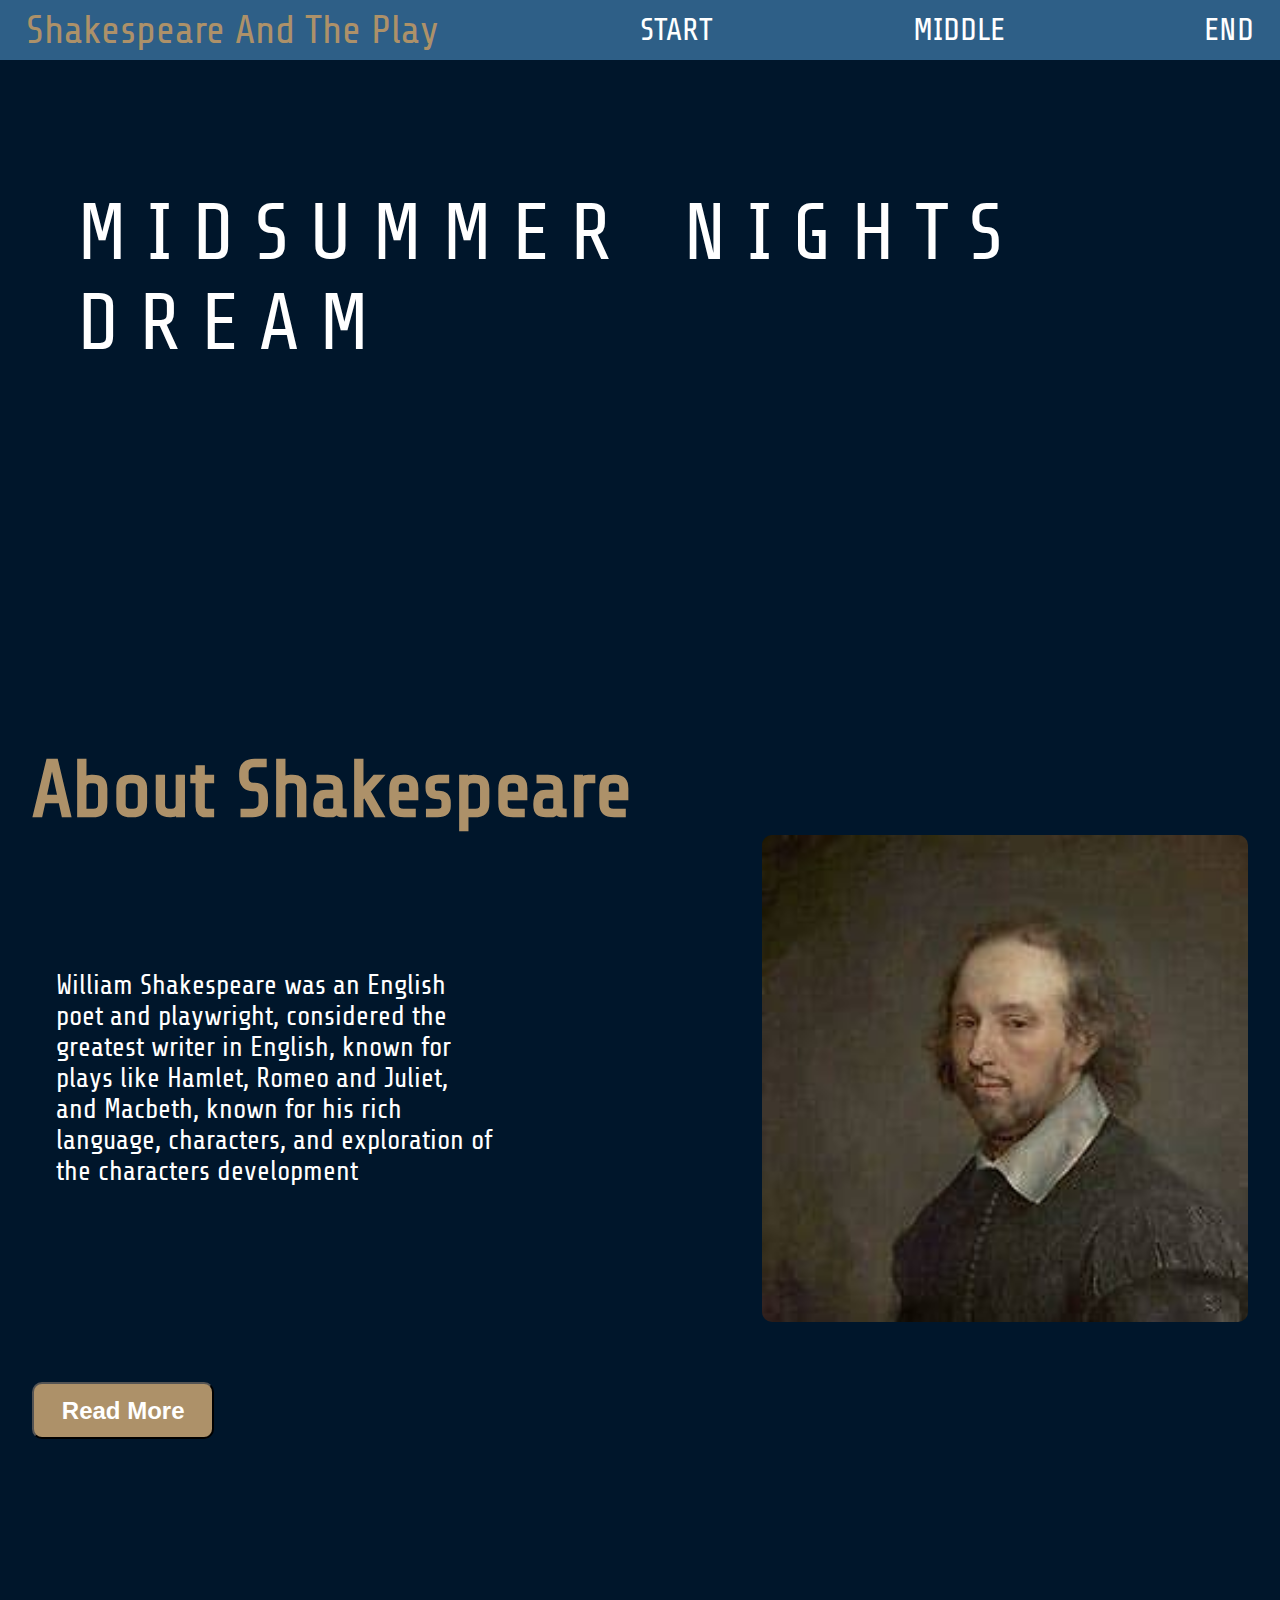
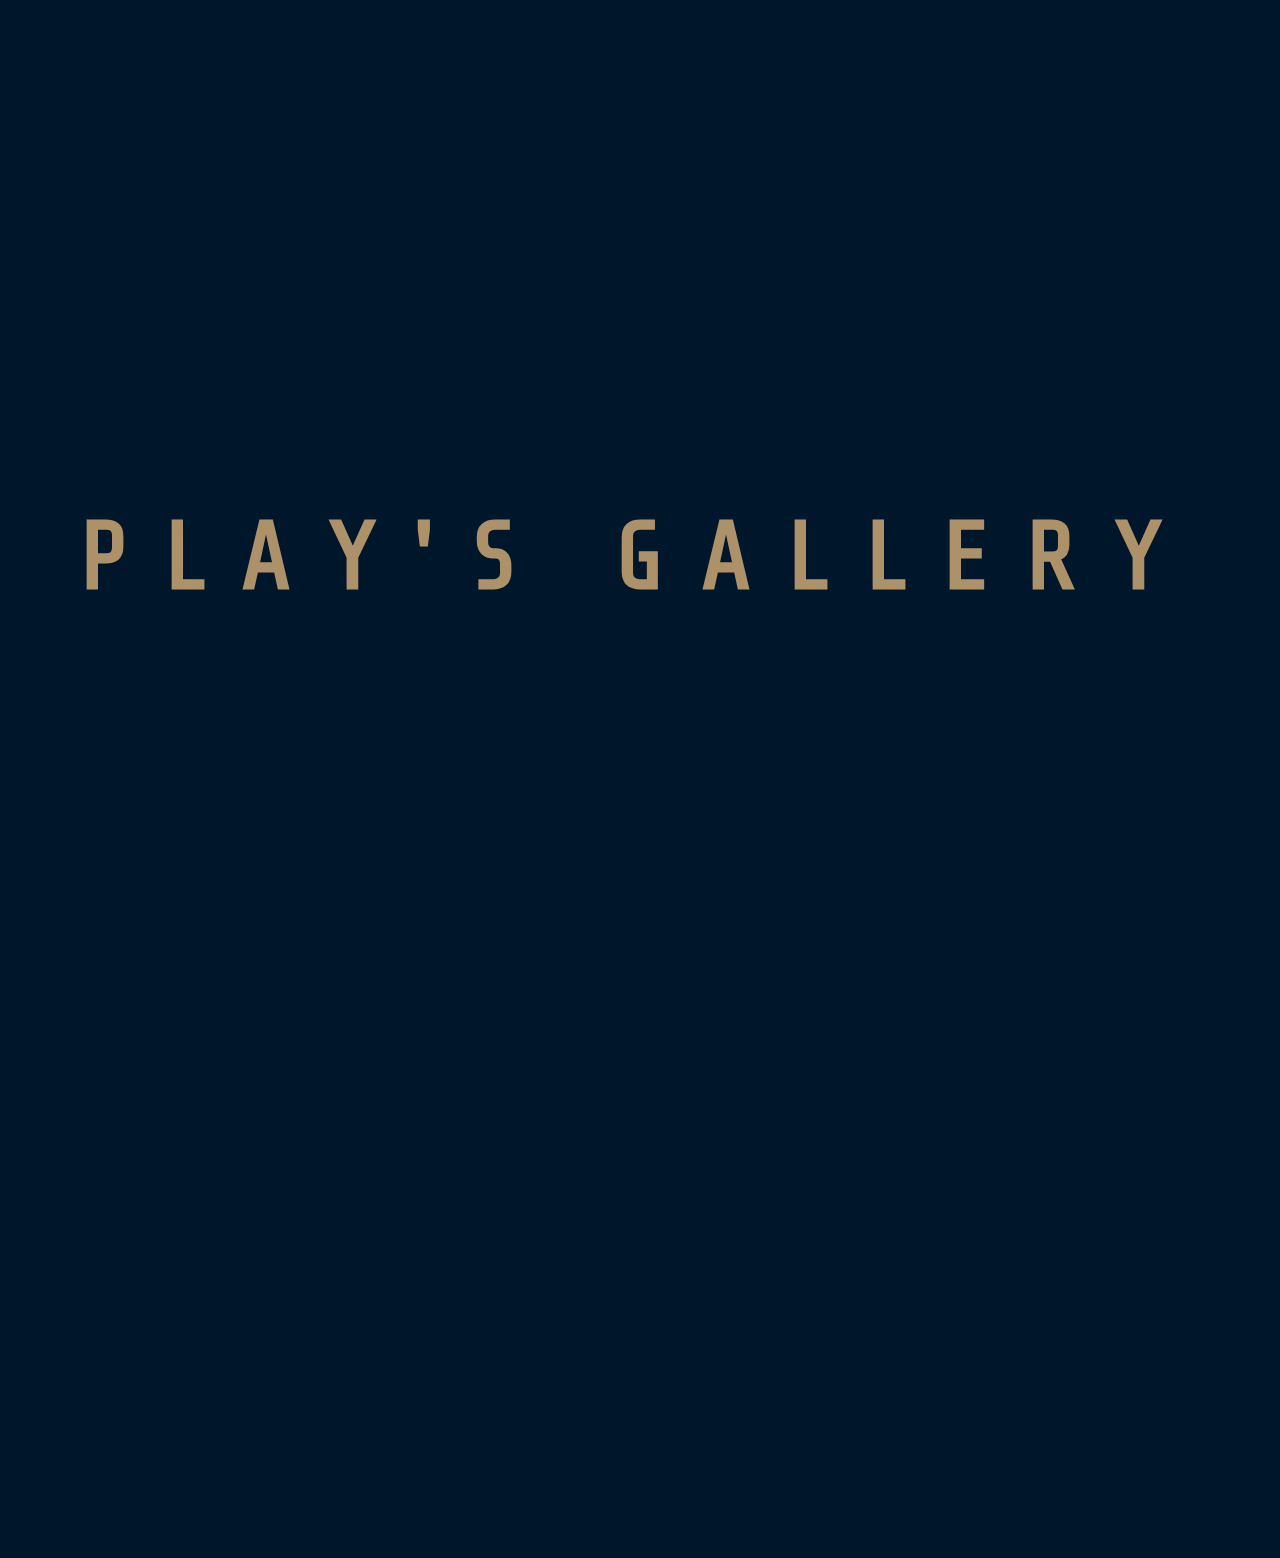
<file: index.html>
<!doctype html>
<html lang="en">
  <head>
    <meta charset="UTF-8" />
    <meta name="viewport" content="width=device-width, initial-scale=1.0" />
    <meta http-equiv="cache-control" content="no-cache" />
    <meta http-equiv="expires" content="0" />
    <meta http-equiv="pragma" content="no-cache" />

    <link rel="stylesheet" href="css/style.css" />
    <link rel="preconnect" href="https://fonts.googleapis.com" />
    <link rel="preconnect" href="https://fonts.gstatic.com" crossorigin />
    <link
      href="https://fonts.googleapis.com/css2?family=Island+Moments&family=M+PLUS+1:wght@100..900&family=Share+Tech&display=swap"
      rel="stylesheet"
    />
    <title>SUMMATIVE</title>
  </head>

  <body>
    <div class="container">
      <header class="header header_reveal">
        <div class="header_bg"></div>
        <nav class="nav_bar">
          <a href="index.html"><p class="rb_home_txt">Shakespeare And The Play</p></a>
          <div class="sub_nav">
            <a href="start.html"><p class="set_white">START</p></a>
            <a href="middle.html"><p class="set_white">MIDDLE</p></a>
            <a href="end.html"><p class="set_white">END</p></a>
          </div>
        </nav>
        <div class="logo_sect">
          <p class="rb_logo">MIDSUMMER NIGHTS DREAM</p>
        </div>
      </header>

      <section class="about_rb section_reveal">
        <h2 class="about_rb_title">About Shakespeare</h2>
        <div class="about_rb_subsect">
          <p class="about_rb_text">
            William Shakespeare was an English poet and playwright,
            considered the greatest writer in English, known for plays
            like Hamlet, Romeo and Juliet, and Macbeth, known for his rich
            language, characters, and exploration of the characters development
          </p>
          <img
            src="media/shakespeare.jpg"
            alt="rb_hist"
            class="about_rb_hist_img"
          />
        </div>
        <button class="rb_read_more">
          <a href="https://www.redbullracing.com/int-en">Read More</a>
        </button>
      </section>

      <section class="red_bull_now section_reveal">
        <h2 class="about_rb_title_now">Midsummer Nights Dream</h2>
        <div class="about_rb_subsect_now">
          <img
            src="media/logo_final.png.png"
            alt="rb22"
            class="about_rb_now_img"
          />
          <p class="about_rb_text_now">
            A Midsummer Night's Dream is a comedy by William Shakespeare,
            written in 1595-1596, it has a mix of both Greek
            mythology with English fairy lore and
            exploring themes of love, through four young
            lovers lost in a magical forest, with a fairy king
            Oberon and queen Titania fighting for a little servant boy, and mechanicals
            rehearsing a play.
          </p>
        </div>
        <button class="rb_read_more_now">
          <a href="https://www.redbullracing.com/int-en">Read More</a>
        </button>
      </section>
      <h2 class="rb_gallery_title">PLAY'S GALLERY</h2>
      <section class="rb_gallery section_reveal">
        <div class="rb_gallery_item">
          <img src="media/theseus_and_hypolyta.jpg" alt="" />
        </div>
        <div class="rb_gallery_item">
          <img src="media/mechanicalsintheforest.jpg" alt="" />
        </div>
        <div class="rb_gallery_item">
          <img src="media/fairies.jpg" alt="" />
        </div>
        <div class="rb_gallery_item">
          <img src="media/mechanicals.jpg" alt="" />
        </div>
        <div class="rb_gallery_item">
          <img src="media/play.jpg" alt="" />
        </div>
        <div class="rb_gallery_item">
          <img src="media/theseus.jpg" alt="" />
        </div>
      </section>

      <footer class="footer_nav section_reveal">
        <div class="footer_col">
          <p class="footer_title">Credits</p>
          <p class="footer_text">WIkipedia - Shakespeare bio</p>
        </div>
        <div class="footer_col">
          <p class="footer_title">TOLIK</p>
          <p class="footer_text">Web-Site Development</p>
        </div>
        <div class="footer_col">
          <p class="footer_title">DAI</p>
          <p class="footer_text">Pictures And Info</p>
        </div>
        <div class="footer_col">
          <p class="footer_title">DILLON</p>
          <p class="footer_text">Information Research</p>
        </div>
        <div class="footer_copy">
          © 2026 Anatolii Stanchevskyi, Dai Schmidt, Dillon Swain
        </div>
      </footer>
    </div>

    <script>
      document.addEventListener("DOMContentLoaded", function () {
        const header = document.querySelector(".header_reveal");
        const sections = document.querySelectorAll(".section_reveal");

        setTimeout(() => {
          header.classList.add("active");
        }, 50);

        function revealOnScroll() {
          sections.forEach((section) => {
            const rect = section.getBoundingClientRect();
            if (rect.top < window.innerHeight && rect.bottom > 0) {
              section.classList.add("active");
            } else {
              section.classList.remove("active");
            }
          });
        }

        window.addEventListener("scroll", revealOnScroll);
        revealOnScroll();
      });
    </script>
  </body>
</html>


<!-- https://www.pinterest.com/pin/118360296452045982/ -->
 <!-- https://havlicek.weebly.com/uploads/6/8/5/2/685209/6535661.jpg
 https://i.pinimg.com/474x/3b/0a/27/3b0a27747b71c84b67c3ce20e94cc18c.jpg -->
</file>
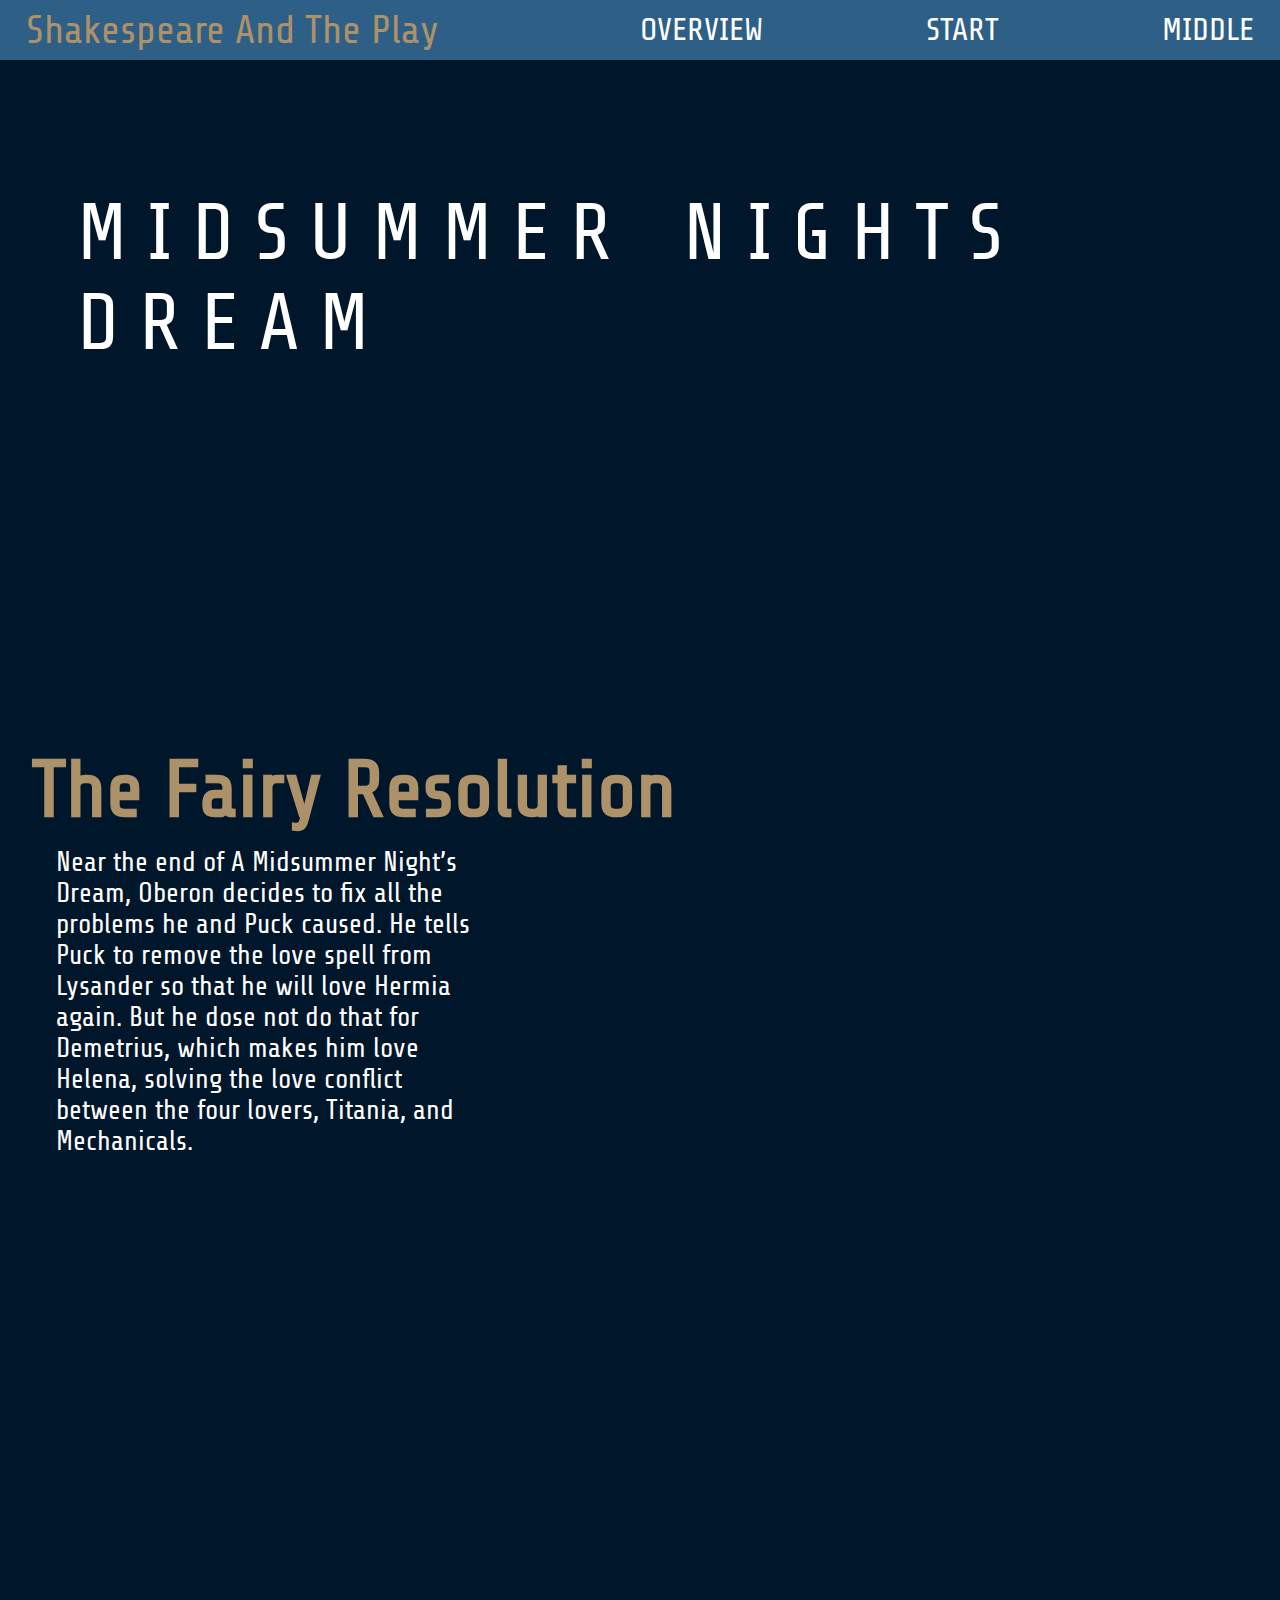
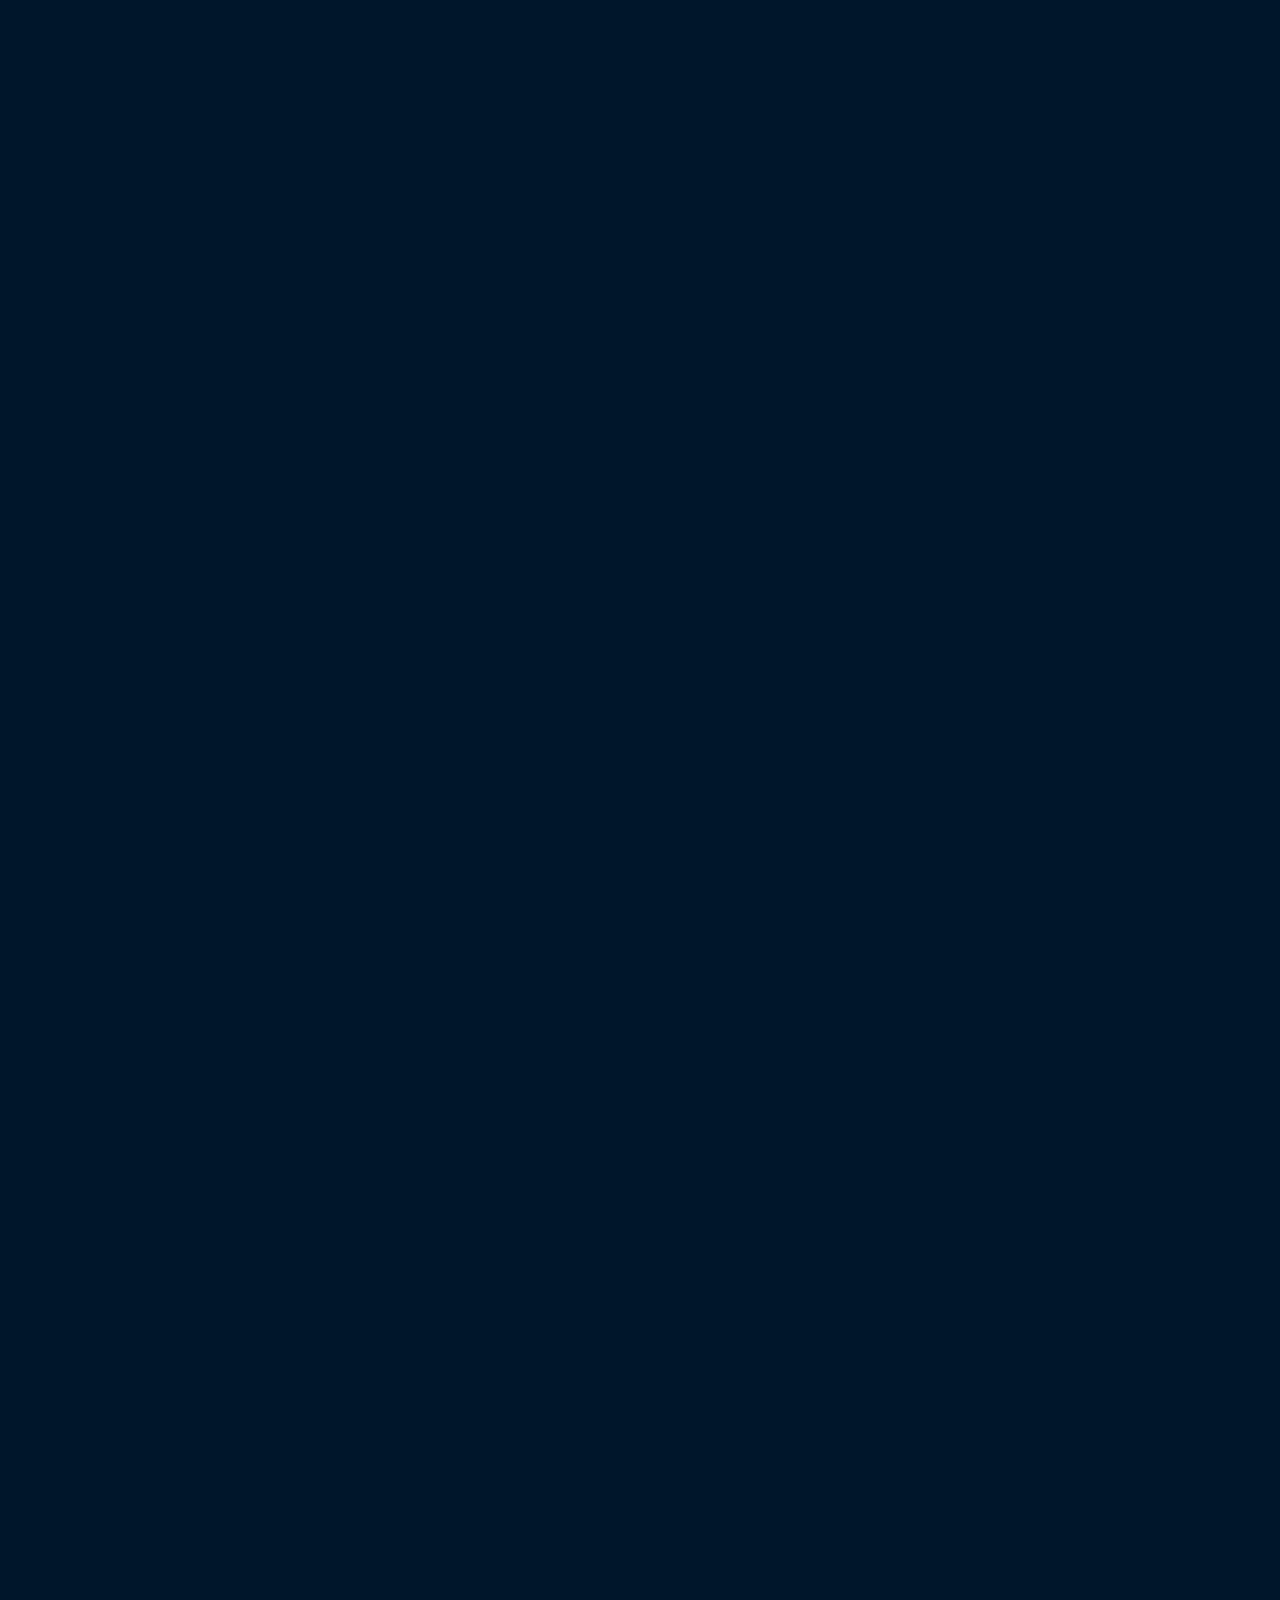
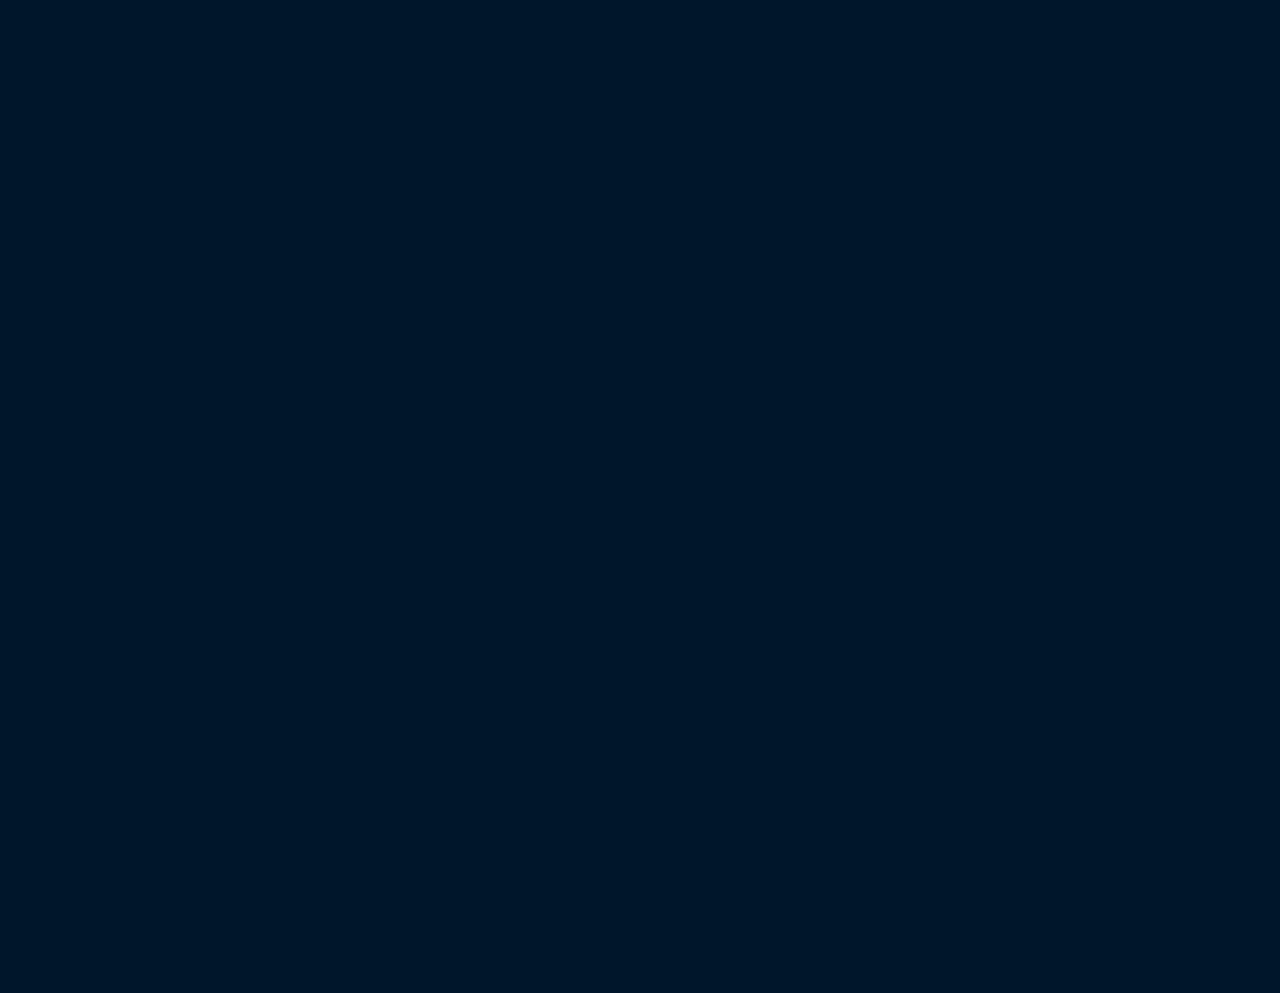
<file: end.html>
<!doctype html>
<html lang="en">
  <head>
    <meta charset="UTF-8" />
    <meta name="viewport" content="width=device-width, initial-scale=1.0" />

    <link rel="stylesheet" href="css/style.css" />
    <link rel="preconnect" href="https://fonts.googleapis.com" />
    <link rel="preconnect" href="https://fonts.gstatic.com" crossorigin />
    <link
      href="https://fonts.googleapis.com/css2?family=Island+Moments&family=M+PLUS+1:wght@100..900&family=Share+Tech&display=swap"
      rel="stylesheet"
    />
    <title>End Of MidSummer Nights Dream</title>
  </head>

  <body>
    <div class="container">
      <header class="header header_reveal">
        <div class="header_bg"></div>
        <nav class="nav_bar">
          <a href="index.html"
            ><p class="rb_home_txt">Shakespeare And The Play</p></a
          >
          <div class="sub_nav">
            <a href="overview.html"><p class="set_white">OVERVIEW</p></a>
            <a href="start.html"><p class="set_white">START</p></a>
            <a href="middle.html"><p class="set_white">MIDDLE</p></a>
          </div>
        </nav>
        <div class="logo_sect">
          <p class="rb_logo">MIDSUMMER NIGHTS DREAM</p>
        </div>
      </header>
      <section class="about_rb section_reveal">
        <h2 class="about_rb_title">The Fairy Resolution</h2>

        <p class="about_rb_text">
          Near the end of A Midsummer Night’s Dream, Oberon decides to fix all
          the problems he and Puck caused. He tells Puck to remove the love
          spell from Lysander so that he will love Hermia again. But he dose not
          do that for Demetrius, which makes him love Helena, solving the love
          conflict between the four lovers, Titania, and Mechanicals.
        </p>
      </section>
      <section class="red_bull_now section_reveal">
        <h2 class="about_rb_title_now">The Four Lovers Resolution</h2>

        <div class="about_rb_subsect_now">
          <img
            src="media/lysanderanddemetrius.jpg"
            alt="2026 F1 Car Concept"
            class="about_rb_now_img"
          />
          <p class="about_rb_text_now">
            The next morning, Theseus, Hippolyta, and Egeus find the lovers
            asleep in the forest. When they wake up, they are met with Theseus'
            speach about shame and him being confused about them being enemies at the start, and now they all sleep together in the forest. Theseus
            listens to their story and chooses to overrule Egeus, allowing
            Hermia to marry Lysander. This moment is important because it shows
            fairness, forgiveness, and the return of order after chaos.
          </p>
        </div>
      </section>
      <section class="about_rb section_reveal">
        <h2 class="about_rb_title">The Ending Overview</h2>
        <div class="iframe_wrapper">
          <iframe
            src="https://www.youtube.com/embed/ydpULqW94Yk"
            title="FIA 2026 Regulations Explained"
            frameborder="0"
            allowfullscreen
          ></iframe>
        </div>

        <p class="about_rb_text iframe_text">Quick Ending Explanation</p>
      </section>
      <section class="red_bull_now section_reveal">
        <h2 class="about_rb_title_now">Conflicts</h2>

        <div class="table_wrapper">
          <table class="rb_table">
            <thead>
              <tr>
                <th>Group of Characters</th>
                <th>what's happening</th>
              </tr>
            </thead>
            <tbody>
              <tr>
                <td>Four Lovers</td>
                <td>The conflict is resolved after the love potion effect if fixed and magic goes away</td>
              </tr>
              <tr>
                <td>Mechanicals</td>
                <td>Bottom returns normal and they are able to put on the play, end up being awarded</td>
              </tr>
              <tr>
                <td>Fairies</td>
                <td>Titania gives up the servant and they go back to normal, the conflict is also resolved</td>
              </tr>
            </tbody>
          </table>
        </div>
      </section>
      <section class="about_rb section_reveal">
        <h2 class="about_rb_title">
          Theseus' and Hippolyta's Wedding Resolution
        </h2>

        <p class="about_rb_text">
          The play ends in Athens with a wedding celebration for Theseus and
          Hippolyta, also Theseus decides to incite the lovers to celebrate
          together. The mechanicals perform a poorly acted play, even though
          they are rewarded at the end, which adds the comedy part to the
          ending. This scene is important because it shows that everything is
          back to normal and ends the play on a good note.
        </p>
      </section>
      <footer class="footer_nav section_reveal">
        <div class="footer_col">
          <p class="footer_title">Group</p>
          <p class="footer_text">Tolik, Dai, Dillon</p>
        </div>
        <div class="footer_col">
          <p class="footer_title">Info</p>
          <p class="footer_text">Dai, Dillon</p>
        </div>
        <div class="footer_copy">© 2026 Anatolii Stanchevskyi, Dai Schmidt, Dillon Swain</div>
      </footer>
    </div>
    <script>
      document.addEventListener("DOMContentLoaded", function () {
        const header = document.querySelector(".header_reveal");
        const sections = document.querySelectorAll(".section_reveal");

        setTimeout(() => {
          header.classList.add("active");
        }, 50);

        function revealOnScroll() {
          sections.forEach((section) => {
            const rect = section.getBoundingClientRect();
            if (rect.top < window.innerHeight && rect.bottom > 0) {
              section.classList.add("active");
            } else {
              section.classList.remove("active");
            }
          });
        }

        window.addEventListener("scroll", revealOnScroll);
        revealOnScroll();
      });
    </script>
  </body>
</html>
</file>
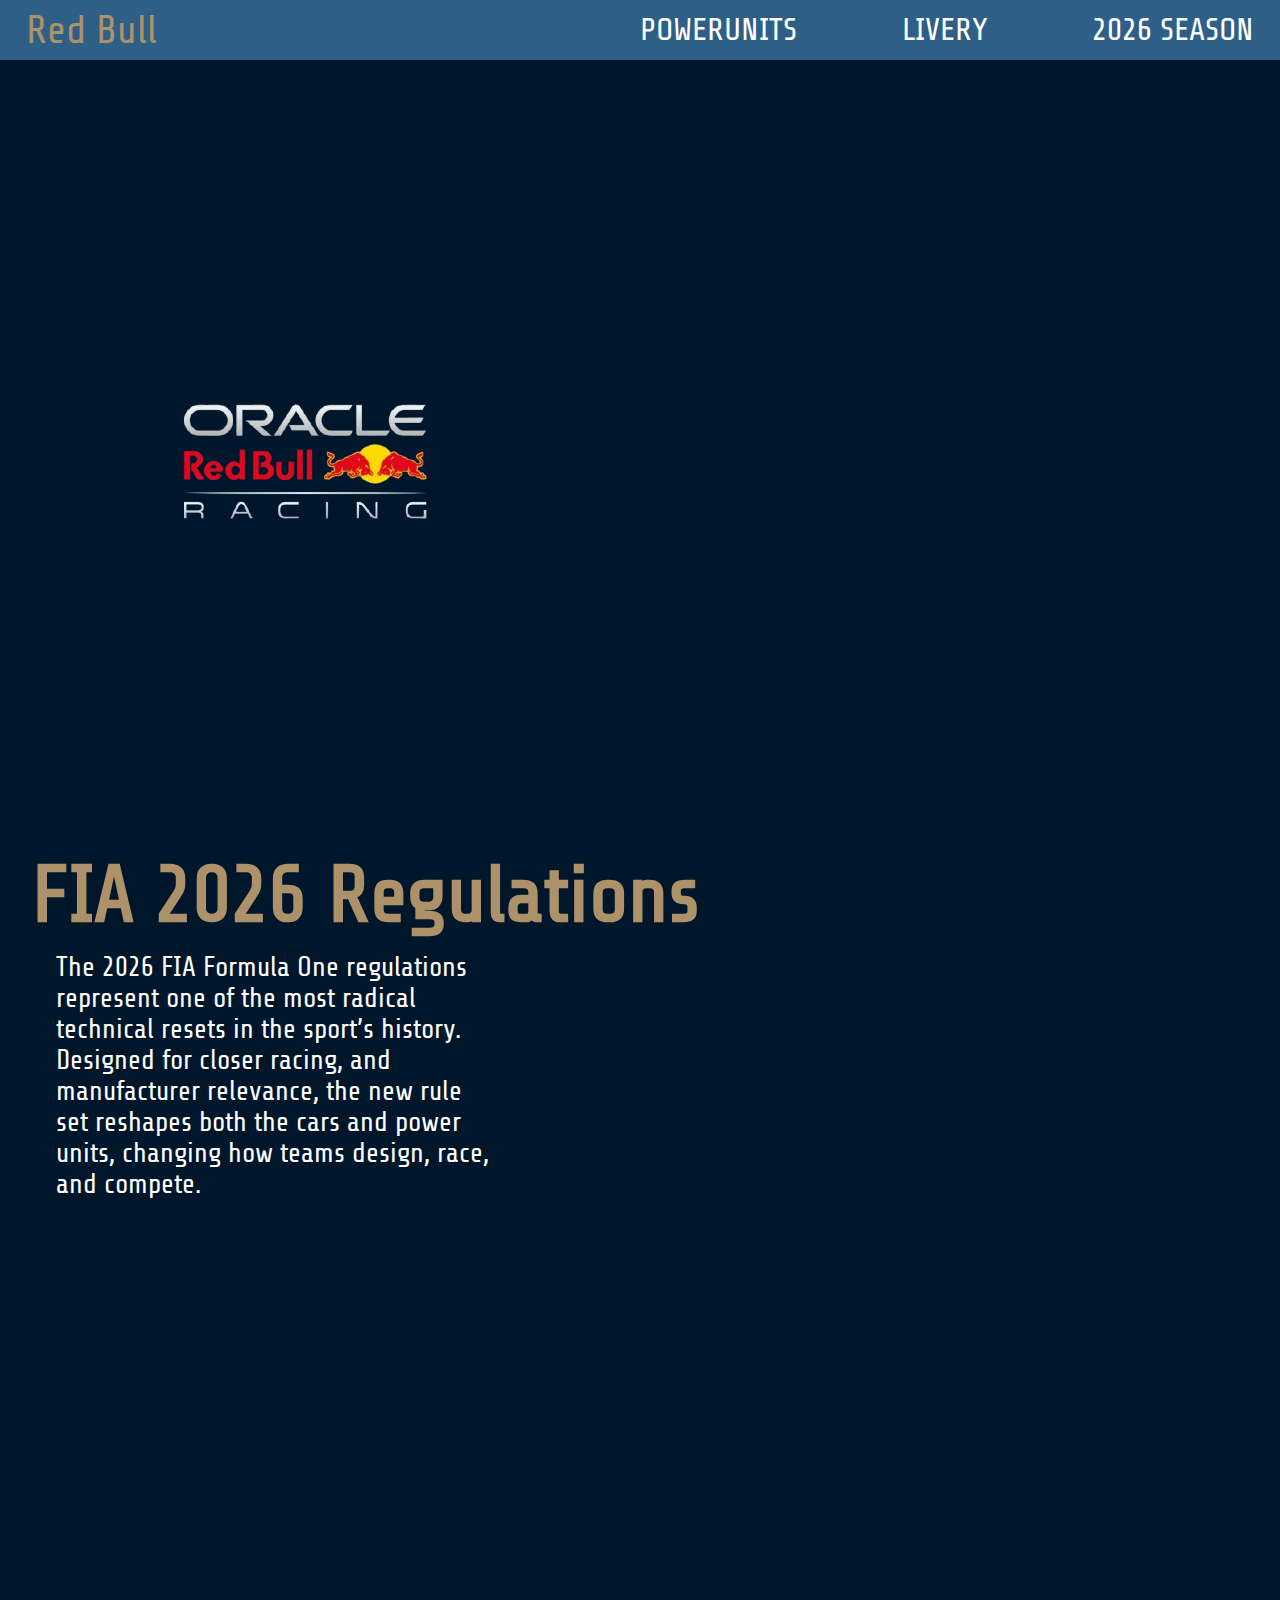
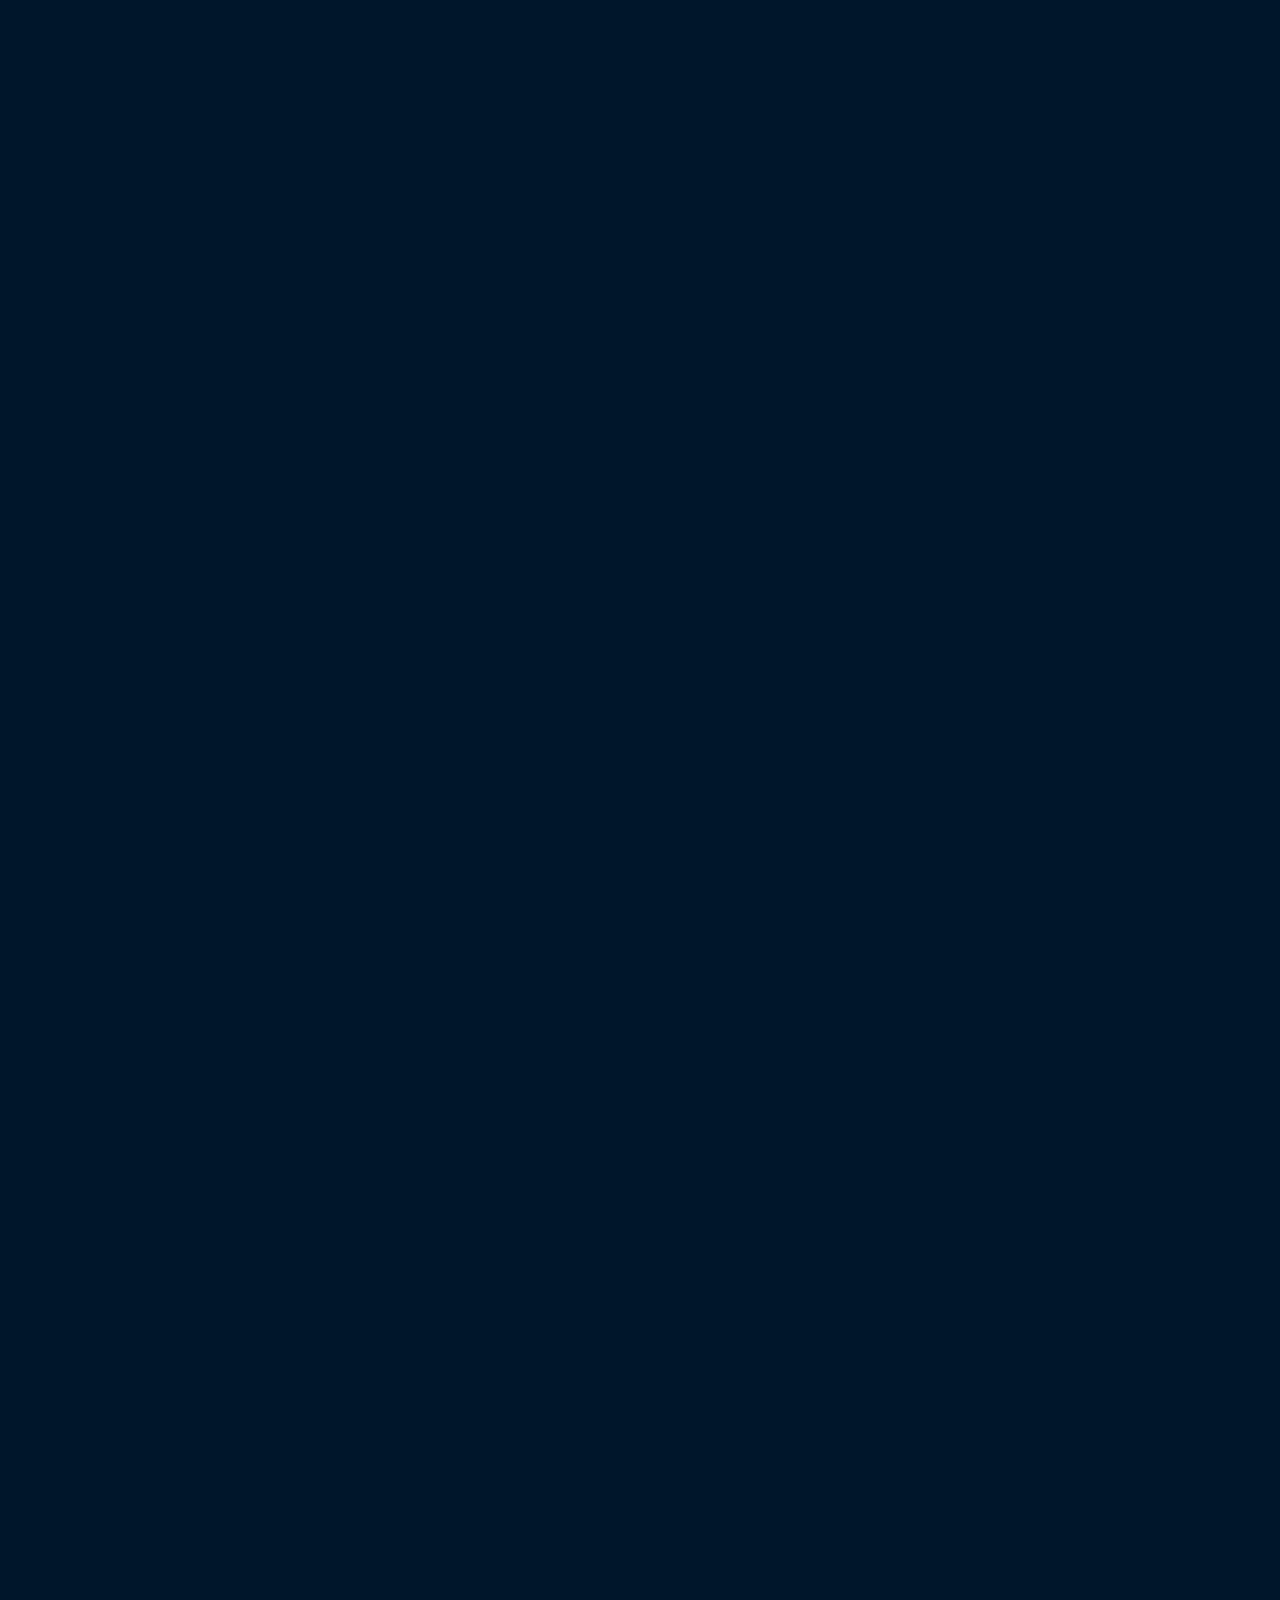
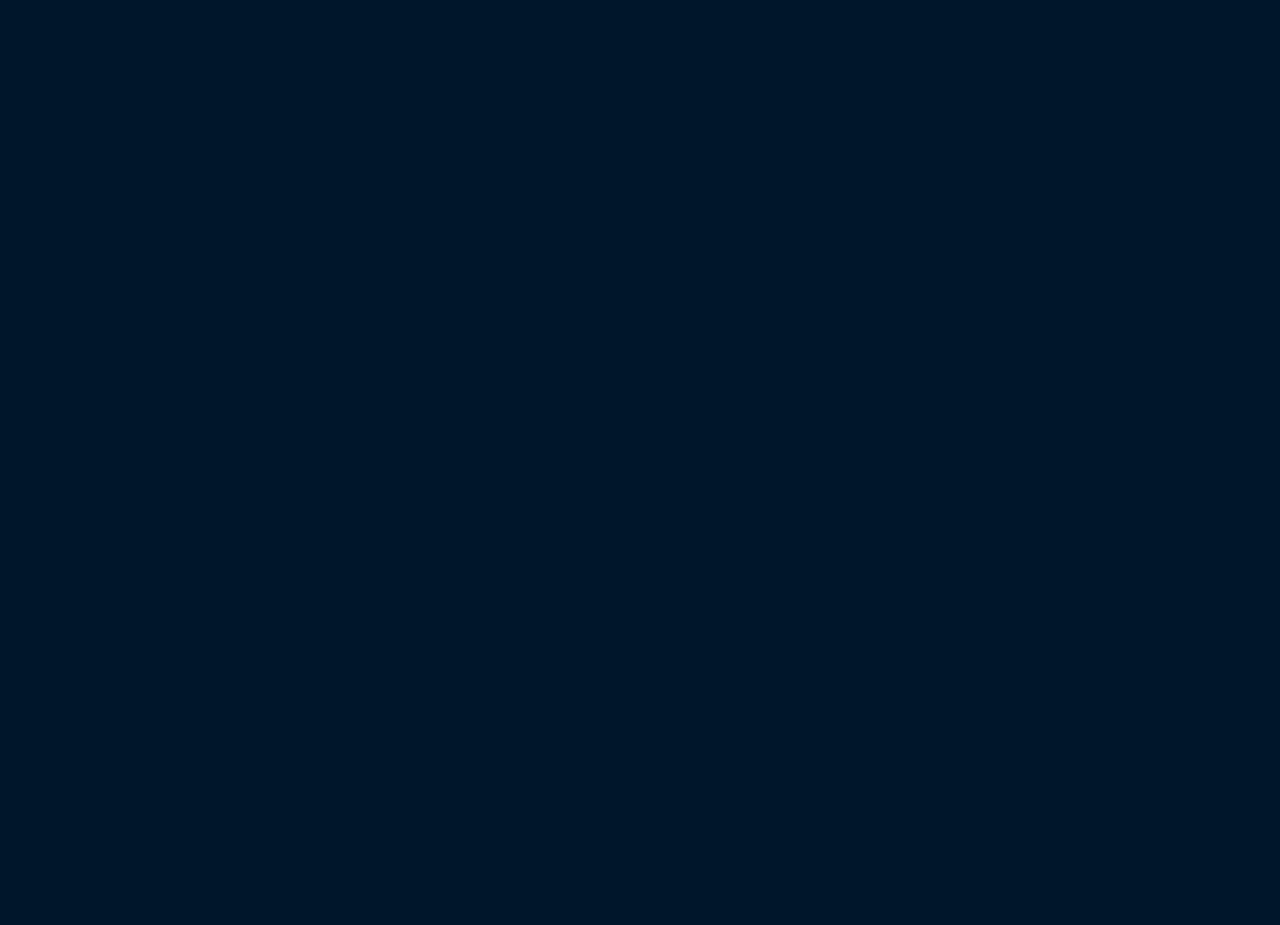
<file: fia.html>
<!doctype html>
<html lang="en">
  <head>
    <meta charset="UTF-8" />
    <meta name="viewport" content="width=device-width, initial-scale=1.0" />

    <link rel="stylesheet" href="css/style.css" />
    <link rel="preconnect" href="https://fonts.googleapis.com" />
    <link rel="preconnect" href="https://fonts.gstatic.com" crossorigin />
    <link
      href="https://fonts.googleapis.com/css2?family=Island+Moments&family=M+PLUS+1:wght@100..900&family=Share+Tech&display=swap"
      rel="stylesheet"
    />
    <title>FIA 2026 Regulations</title>
  </head>

  <body>
    <div class="container">
      <header class="header header_reveal">
        <div class="header_bg"></div>
        <nav class="nav_bar">
          <a href="index.html"><p class="rb_home_txt">Red Bull</p></a>
          <div class="sub_nav">
            <a href="powertrain.html"><p class="set_white">POWERUNITS</p></a>
            <a href="livery.html"><p class="set_white">LIVERY</p></a>
            <a href="season.html"><p class="set_white">2026 SEASON</p></a>
          </div>
        </nav>
        <div class="logo_sect">
          <img src="media/rb_logo.png" alt="" class="rb_logo" />
        </div>
      </header>
      <section class="about_rb section_reveal">
        <h2 class="about_rb_title">FIA 2026 Regulations</h2>

        <p class="about_rb_text">
          The 2026 FIA Formula One regulations represent one of the most radical
          technical resets in the sport’s history. Designed for closer racing, and manufacturer relevance, the new
          rule set reshapes both the cars and power units,
          changing how teams design, race, and compete.
        </p>
      </section>
      <section class="red_bull_now section_reveal">
        <h2 class="about_rb_title_now">What Changed in 2026</h2>

        <div class="about_rb_subsect_now">
          <img
            src="media/concept.jpg"
            alt="2026 F1 Car Concept"
            class="about_rb_now_img"
          />
          <p class="about_rb_text_now">
            The 2026 cars are smaller, lighter, and more electrically driven.
            Aerodynamics have been simplified to improve overtaking, The power unit now produces 50% of its power from
            electrical energy, making energy management a factor
            during races.
          </p>
        </div>
      </section>
      <section class="about_rb section_reveal">
        <h2 class="about_rb_title">2026 Car & Power Unit Explained</h2>

        <div class="iframe_wrapper">
          <iframe
            src="https://www.youtube.com/embed/9FqkE3nN4Xk"
            title="FIA 2026 Regulations Explained"
            frameborder="0"
            allowfullscreen
          ></iframe>
        </div>

        <p class="about_rb_text iframe_text">
          FIA visual breakdown
        </p>
      </section>
      <section class="red_bull_now section_reveal">
        <h2 class="about_rb_title_now">Car Comparison: Before vs 2026</h2>

        <div class="table_wrapper">
          <table class="rb_table">
            <thead>
              <tr>
                <th>Category</th>
                <th>Pre-2026 Cars</th>
                <th>2026 Cars</th>
              </tr>
            </thead>
            <tbody>
              <tr>
                <td>Power Unit</td>
                <td>ICE-dominant hybrid</td>
                <td>50% Electric Output</td>
              </tr>
              <tr>
                <td>Fuel</td>
                <td>Hybrid fuel</td>
                <td>100% Sustainable Fuel</td>
              </tr>
              <tr>
                <td>Aerodynamics</td>
                <td>Complex ground effect</td>
                <td>Simplified + Active Aero</td>
              </tr>
              <tr>
                <td>Car Weight</td>
                <td>~798 kg</td>
                <td>~768 kg</td>
              </tr>
              <tr>
                <td>Overtaking</td>
                <td>DRS-dependent</td>
                <td>Active Aero & Energy Use</td>
              </tr>
            </tbody>
          </table>
        </div>
      </section>
      <section class="about_rb section_reveal">
        <h2 class="about_rb_title">Why the 2026 Rules Matter</h2>

        <p class="about_rb_text">
          For teams, the 2026 rules introduce complexity. Power
          unit manufacturers must balance energy levels, battery deployment,
          and temperatures while designing within strict cost caps.
        </p>

        <p class="about_rb_text">
          Strategically, the regulations aim to attract new manufacturers,
          reduce performance gaps, and align Formula 1 with future road-car
          technologies — ensuring the sport remains relevant.
        </p>
      </section>
      <footer class="footer_nav section_reveal">
        <div class="footer_col">
          <p class="footer_title">Credits to</p>
          <p class="footer_text">Formula One 2026 Rule Set</p>
        </div>
        <div class="footer_col">
          <p class="footer_title">Credits to</p>
          <p class="footer_text">Teams • Drivers • Manufacturers</p>
        </div>
        <div class="footer_copy">© 2026 Anatolii Stanchevskyi</div>
      </footer>
    </div>
    <script>
      document.addEventListener("DOMContentLoaded", function () {
        const header = document.querySelector(".header_reveal");
        const sections = document.querySelectorAll(".section_reveal");

        setTimeout(() => {
          header.classList.add("active");
        }, 50);

        function revealOnScroll() {
          sections.forEach((section) => {
            const rect = section.getBoundingClientRect();
            if (rect.top < window.innerHeight && rect.bottom > 0) {
              section.classList.add("active");
            } else {
              section.classList.remove("active");
            }
          });
        }

        window.addEventListener("scroll", revealOnScroll);
        revealOnScroll();
      });
    </script>
  </body>
</html>
</file>
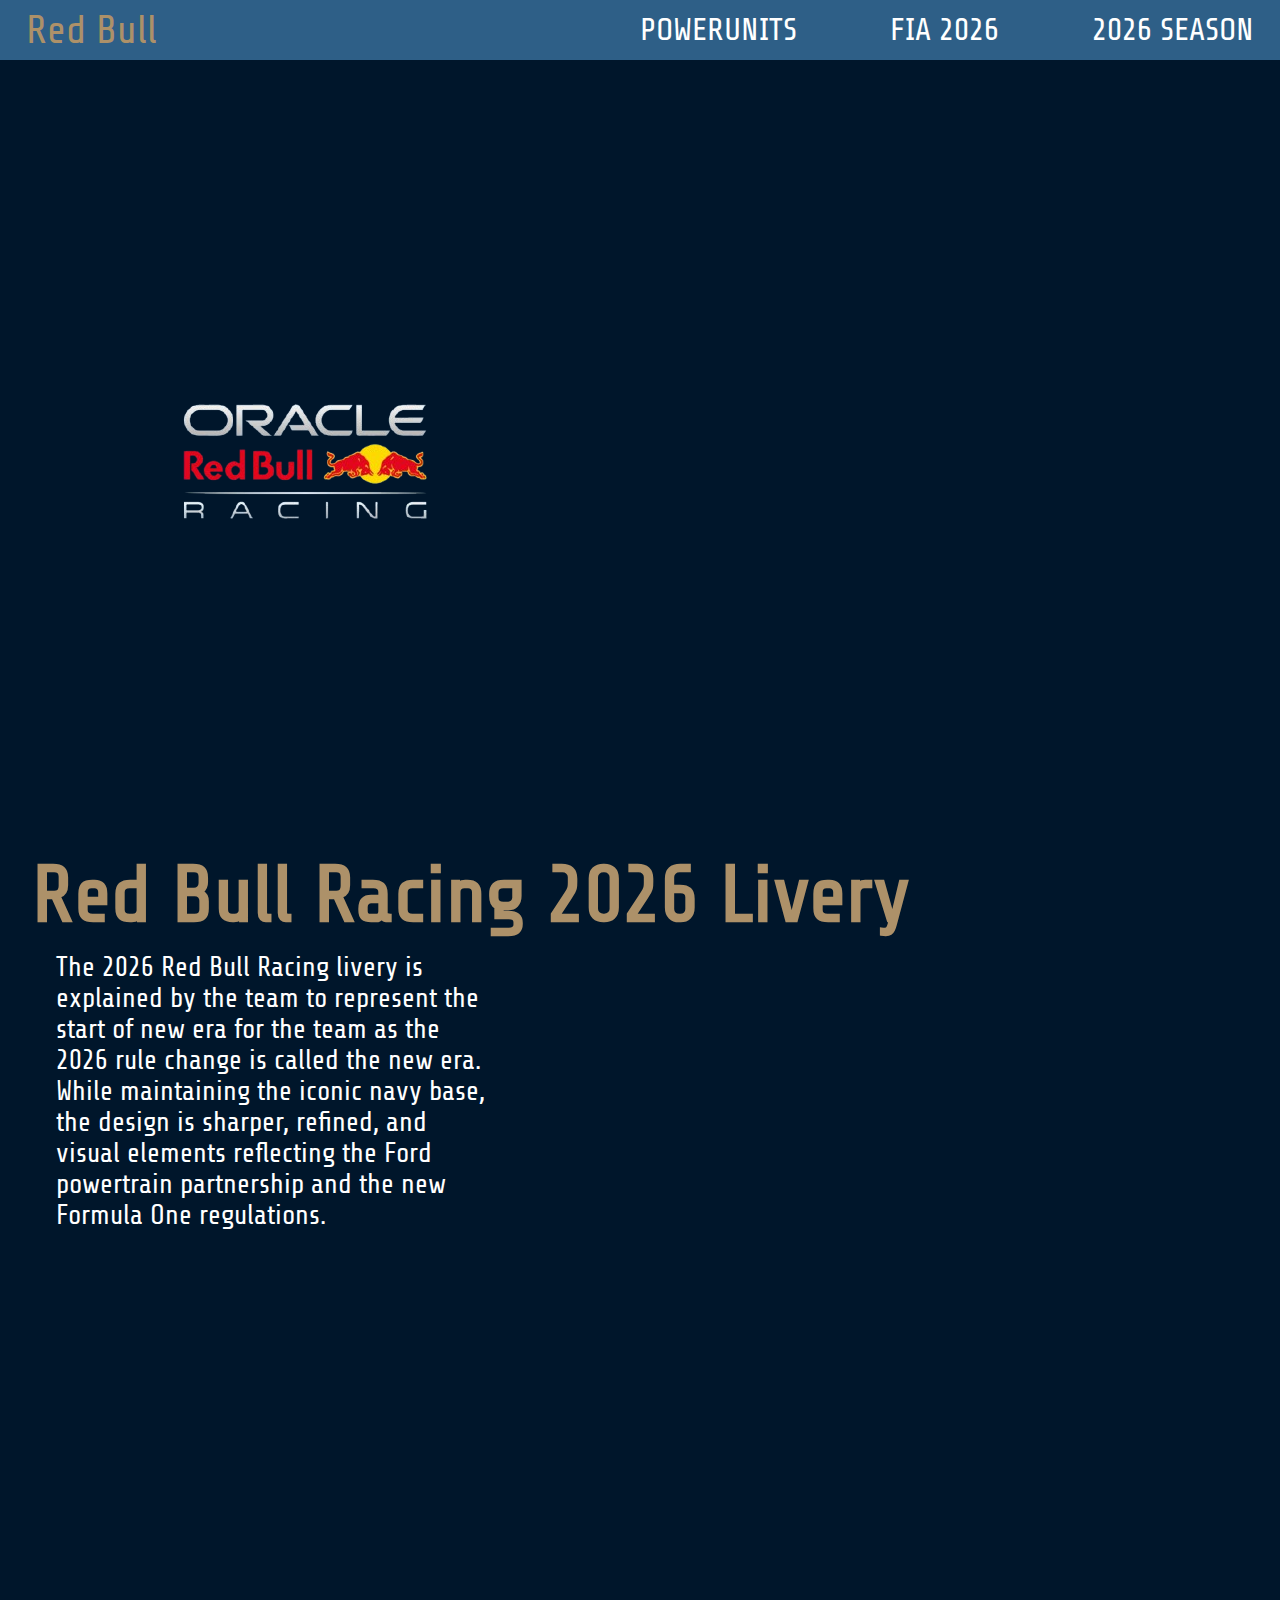
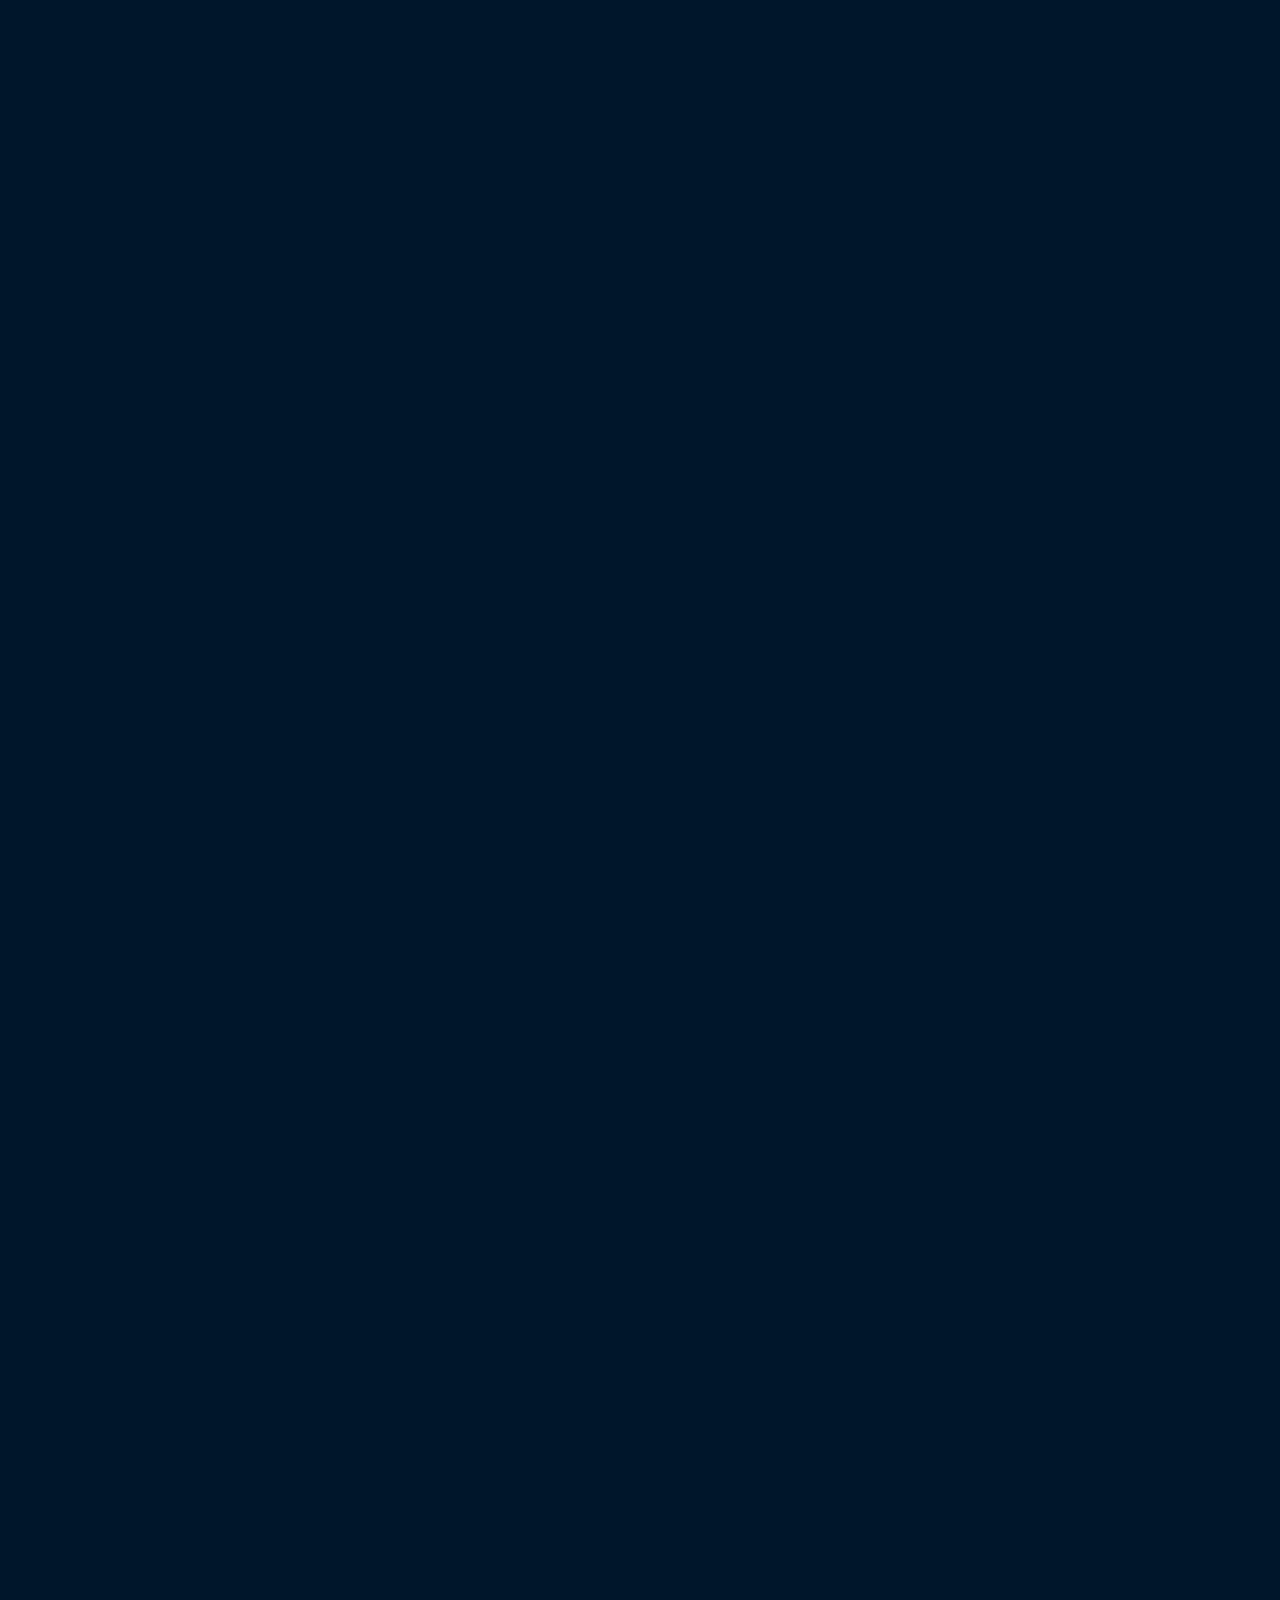
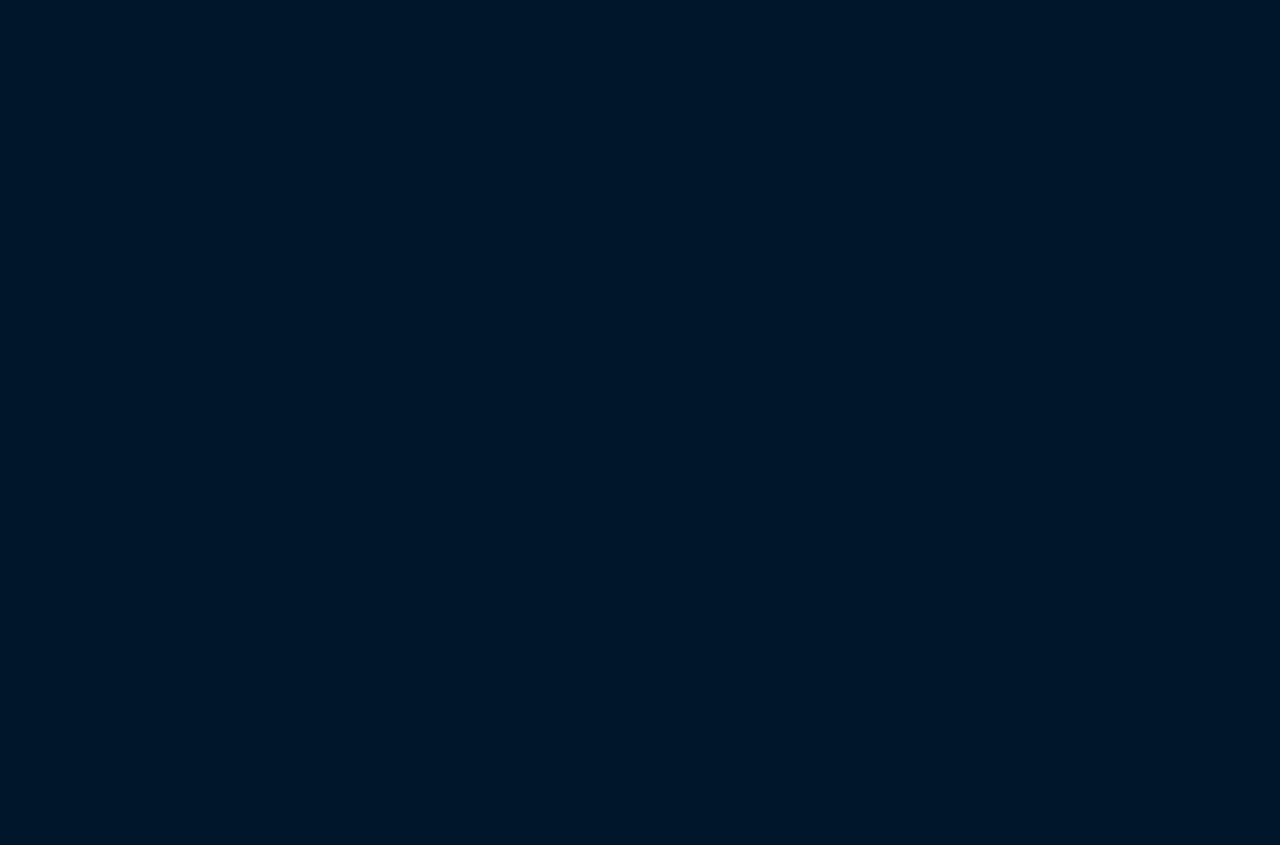
<file: livery.html>
<!doctype html>
<html lang="en">
  <head>
    <meta charset="UTF-8" />
    <meta name="viewport" content="width=device-width, initial-scale=1.0" />

    <link rel="stylesheet" href="css/style.css" />
    <link rel="preconnect" href="https://fonts.googleapis.com" />
    <link rel="preconnect" href="https://fonts.gstatic.com" crossorigin />
    <link
      href="https://fonts.googleapis.com/css2?family=Island+Moments&family=M+PLUS+1:wght@100..900&family=Share+Tech&display=swap"
      rel="stylesheet"
    />
    <title>Red Bull 2026 Livery</title>
  </head>

  <body>
    <div class="container">
      <header class="header header_reveal">
        <div class="header_bg"></div>
        <nav class="nav_bar">
          <a href="index.html"><p class="rb_home_txt">Red Bull</p></a>
          <div class="sub_nav">
            <a href="powertrain.html"><p class="set_white">POWERUNITS</p></a>
            <a href="fia.html"><p class="set_white">FIA 2026</p></a>
            <a href="season.html"><p class="set_white">2026 SEASON</p></a>
          </div>
        </nav>
        <div class="logo_sect">
          <img src="media/rb_logo.png" alt="" class="rb_logo" />
        </div>
      </header>
      <section class="about_rb section_reveal">
        <h2 class="about_rb_title">Red Bull Racing 2026 Livery</h2>
        <p class="about_rb_text">
          The 2026 Red Bull Racing livery is explained by the team to represent
          the start of new era for the team as the 2026 rule change is called
          the new era. While maintaining the iconic navy base, the design is
          sharper, refined, and visual elements reflecting the Ford powertrain
          partnership and the new Formula One regulations.
        </p>
      </section>
      <section class="red_bull_now section_reveal">
        <h2 class="about_rb_title_now">Whats Behind The Design</h2>

        <div class="about_rb_subsect_now">
          <img
            src="media/rb22.jpg"
            alt="Red Bull 2026 Livery"
            class="about_rb_now_img"
          />
          <p class="about_rb_text_now">
            The charging bull graphic is more integrated into the sides, while
            yellow and red highlight accents, of the new more compact chassis.
            Ford branding appears alongside other sponsors, maintaining Red
            Bull’s aggressive while keeping the car looking clean.
          </p>
        </div>
      </section>
      <section class="about_rb section_reveal">
        <h2 class="about_rb_title">2026 Livery Reveal</h2>

        <div class="iframe_wrapper">
          <iframe
            src="https://www.youtube.com/embed/5ZJZpG6zZxE"
            title="Red Bull 2026 Livery Reveal"
            frameborder="0"
            allowfullscreen
          ></iframe>
        </div>

        <p class="about_rb_text iframe_text">
          The official reveal, talking about the 2026 livery design reasons.
        </p>
      </section>

      <section class="red_bull_now section_reveal">
        <h2 class="about_rb_title_now">Livery Colors</h2>

        <div class="table_wrapper">
          <table class="rb_table">
            <thead>
              <tr>
                <th>Element</th>
                <th>Description</th>
                <th>Purpose</th>
              </tr>
            </thead>
            <tbody>
              <tr class="rb_highlight">
                <td>Base Color</td>
                <td>Navy Blue</td>
                <td>Brand Identity</td>
              </tr>
              <tr>
                <td>Accent Colors</td>
                <td>Red & Yellow</td>
                <td>Highlight Aerodynamic Lines</td>
              </tr>
              <tr>
                <td>Ford Branding</td>
                <td>Subtle Side Markings</td>
                <td>New Powertrain Partnership</td>
              </tr>
              <tr>
                <td>Number Styling</td>
                <td>Modern Angular Typeface</td>
                <td>Improved Visibility</td>
              </tr>
              <tr>
                <td>Finish</td>
                <td>Matte And Shiny Paint</td>
                <td>Design Choice + Weight Reduction</td>
              </tr>
            </tbody>
          </table>
        </div>
      </section>

      <section class="about_rb section_reveal">
        <h2 class="about_rb_title">Why the Livery Matters</h2>
        <p class="about_rb_text">
          In Formula One, a livery is more than just appearance — it reflects
          partnerships, aerodynamics, and team. The 2026 Red Bull livery
          balances heritage with innovation, visually showing the beginning of a
          new era, and the teams attitude.
        </p>
      </section>

      <footer class="footer_nav section_reveal">
        <div class="footer_col">
          <p class="footer_title">Team</p>
          <p class="footer_text">Oracle Red Bull Racing</p>
        </div>
        <div class="footer_col">
          <p class="footer_title">Design</p>
          <p class="footer_text">2026 Livery</p>
        </div>
        <div class="footer_col">
          <p class="footer_title">Season</p>
          <p class="footer_text">Formula One 2026</p>
        </div>
        <div class="footer_copy">© 2026 Anatolii Stanchevskyi</div>
      </footer>
    </div>

    <script>
      document.addEventListener("DOMContentLoaded", function () {
        const header = document.querySelector(".header_reveal");
        const sections = document.querySelectorAll(".section_reveal");

        setTimeout(() => {
          header.classList.add("active");
        }, 50);

        function revealOnScroll() {
          sections.forEach((section) => {
            const rect = section.getBoundingClientRect();
            if (rect.top < window.innerHeight && rect.bottom > 0) {
              section.classList.add("active");
            } else {
              section.classList.remove("active");
            }
          });
        }

        window.addEventListener("scroll", revealOnScroll);
        revealOnScroll();
      });
    </script>
  </body>
</html>
</file>
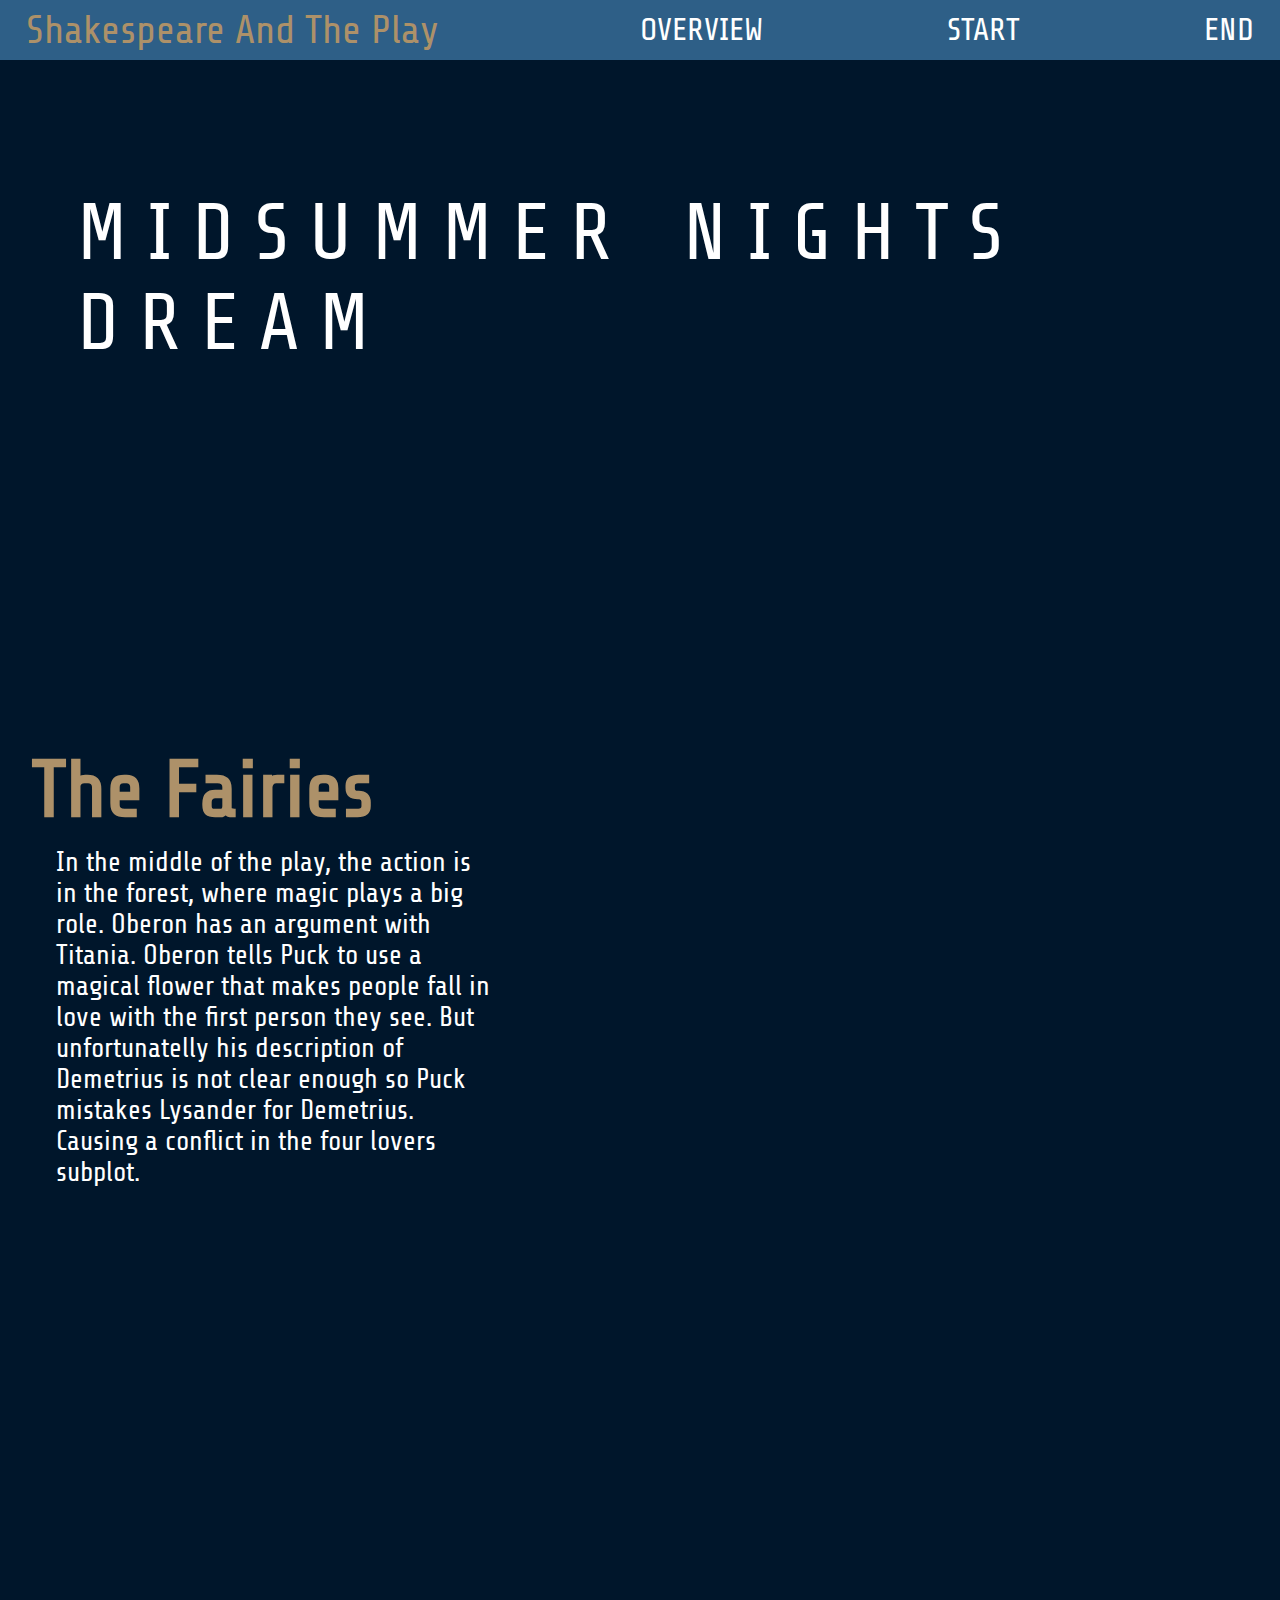
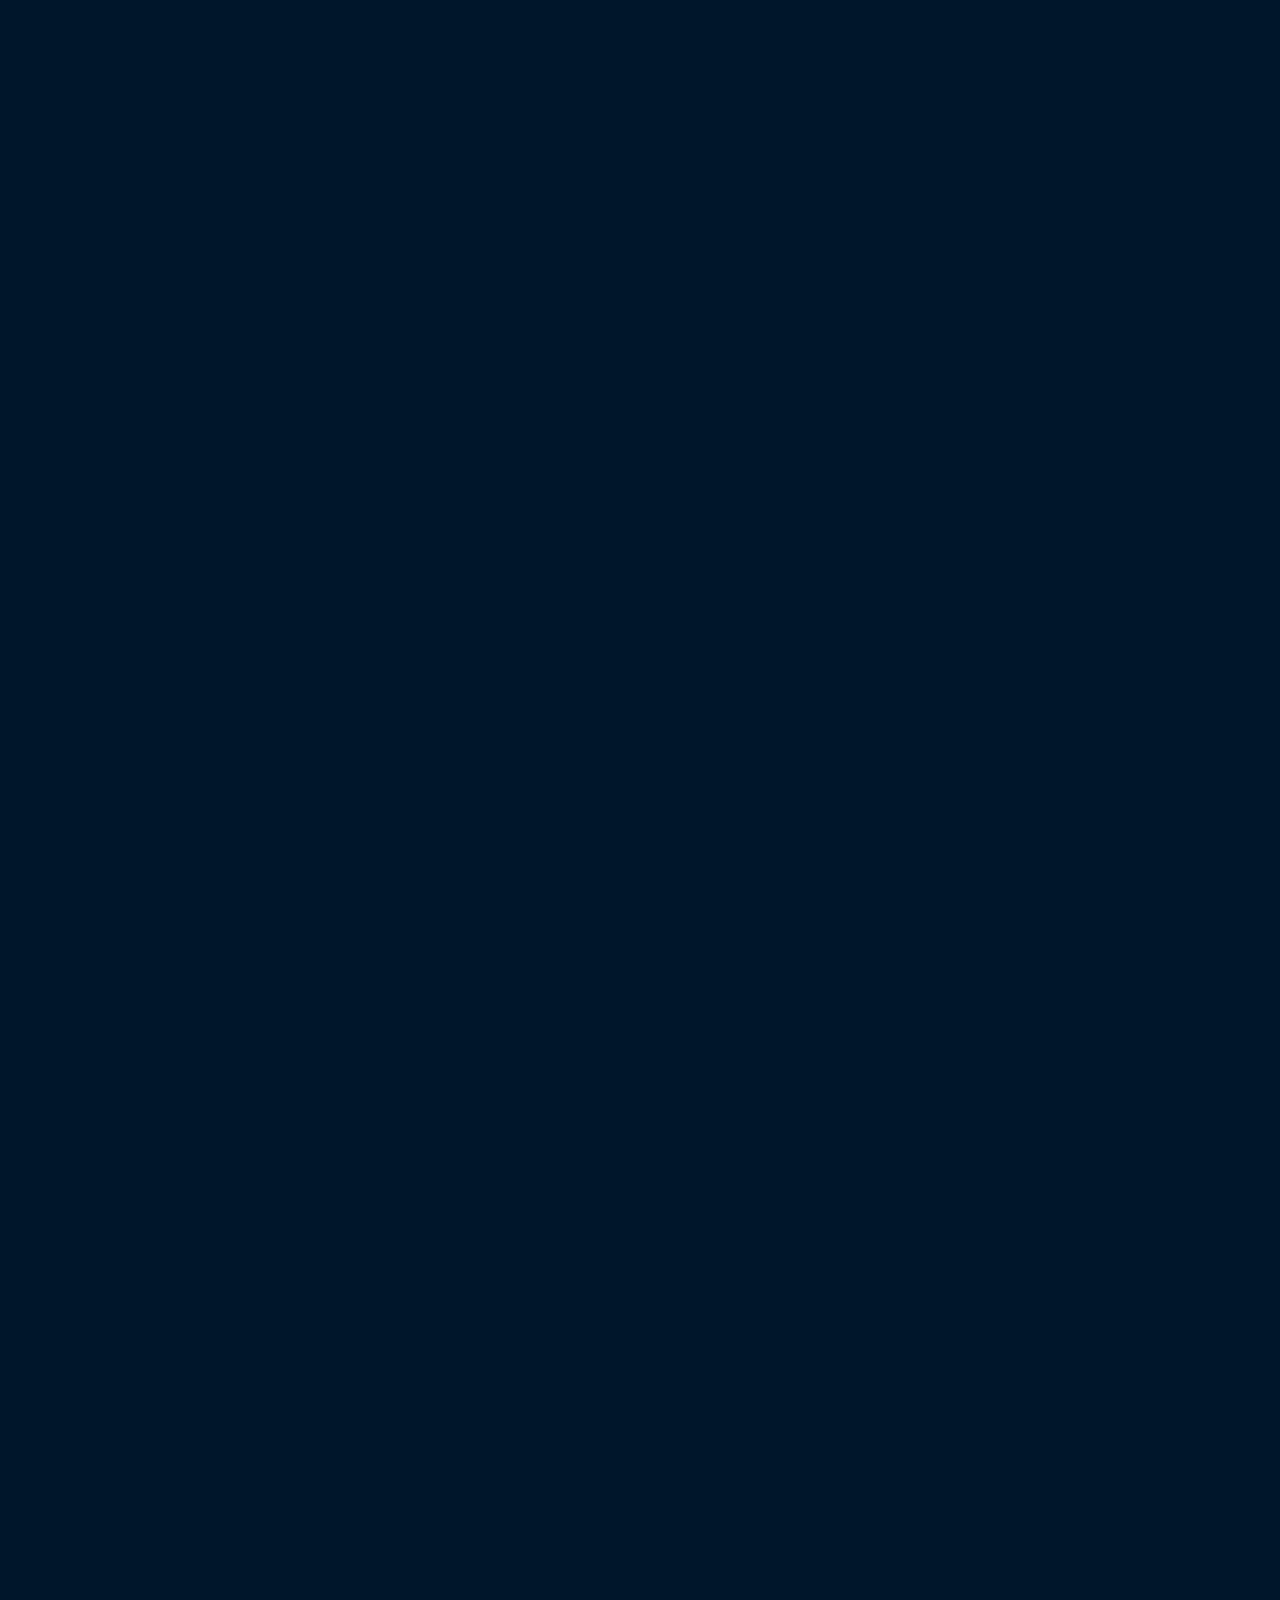
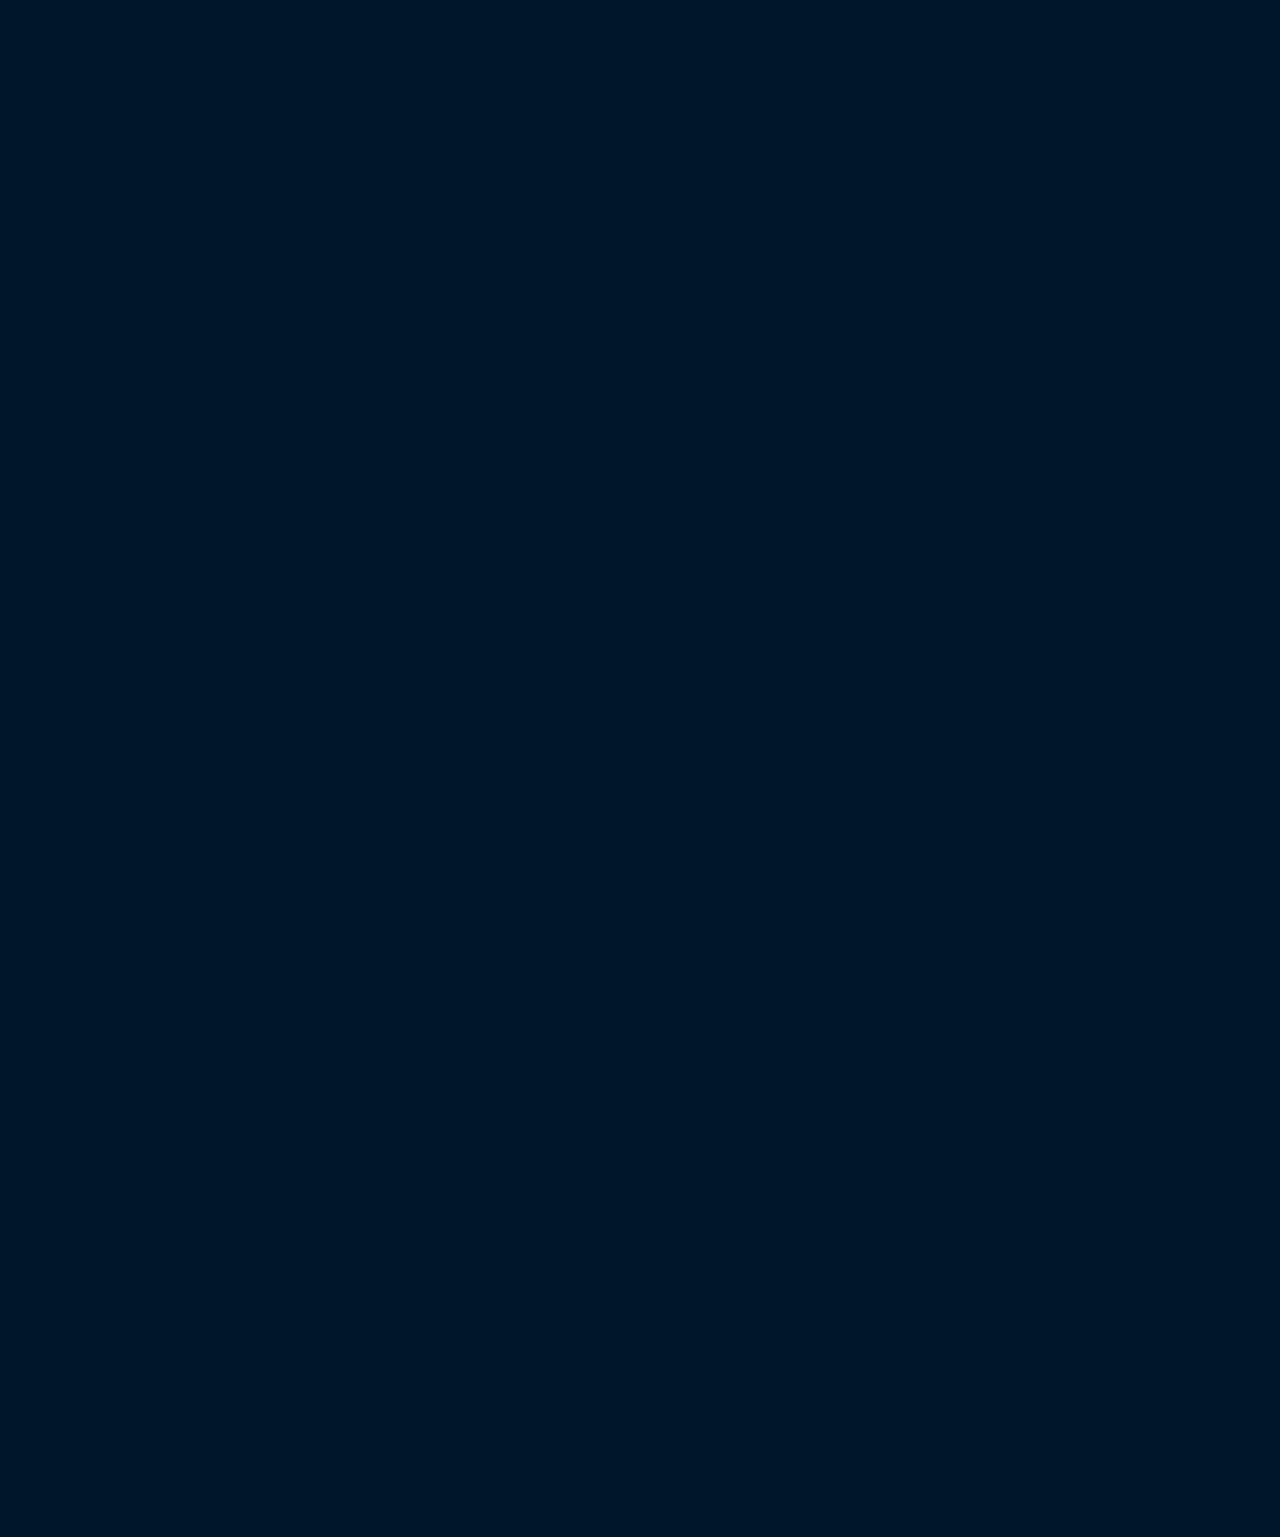
<file: middle.html>
<!doctype html>
<html lang="en">
  <head>
    <meta charset="UTF-8" />
    <meta name="viewport" content="width=device-width, initial-scale=1.0" />

    <link rel="stylesheet" href="css/style.css" />
    <link rel="preconnect" href="https://fonts.googleapis.com" />
    <link rel="preconnect" href="https://fonts.gstatic.com" crossorigin />
    <link
      href="https://fonts.googleapis.com/css2?family=Island+Moments&family=M+PLUS+1:wght@100..900&family=Share+Tech&display=swap"
      rel="stylesheet"
    />
    <title>Middle of Midsummer Nights Dream</title>
  </head>

  <body>
    <div class="container">
      <header class="header header_reveal">
        <div class="header_bg"></div>
        <nav class="nav_bar">
          <a href="index.html"
            ><p class="rb_home_txt">Shakespeare And The Play</p></a
          >
          <div class="sub_nav">
            <a href="index.html"><p class="set_white">OVERVIEW</p></a>
            <a href="start.html"><p class="set_white">START</p></a>
            <a href="end.html"><p class="set_white">END</p></a>
          </div>
        </nav>
        <div class="logo_sect">
          <p class="rb_logo">MIDSUMMER NIGHTS DREAM</p>
        </div>
      </header>
      <section class="about_rb section_reveal">
        <h2 class="about_rb_title">The Fairies</h2>
        <p class="about_rb_text">
          In the middle of the play, the action is in the forest, where magic
          plays a big role. Oberon has an argument with Titania. Oberon tells
          Puck to use a magical flower that makes people fall in love with the
          first person they see. But unfortunatelly his description of Demetrius
          is not clear enough so Puck mistakes Lysander for Demetrius. Causing a
          conflict in the four lovers subplot.
        </p>
      </section>
      <section class="red_bull_now section_reveal">
        <h2 class="about_rb_title_now">The Love Potion Mistake</h2>

        <div class="about_rb_subsect_now">
          <img
            src="media/oberon.jpg"
            alt="F1 2026 development"
            class="about_rb_now_img special"
          />
          <p class="about_rb_text_now">
            Puck's action, causes Lysander to fall in love with Helena, so he
            forgets about Hermia saying he never loved her and it was just to
            get Helenas attention. Later, Demetrius is also under effect of
            Puck's love potion, falls in love with Helena. This leaves Helena
            mad as she thinks its all a joke Hermia decided to play on her.
            While Hermia is left confused and heartbroken.
          </p>
        </div>
      </section>
      <section class="about_rb section_reveal">
        <h2 class="about_rb_title">The Mechanicals</h2>
        <p class="about_rb_text">
          During their rehearsal, bottom is turned into a donkey by Oberon to
          mess with Titania, when his friends see him, they are scared away, so
          they are split up and are out of play for timebeing.
        </p>
      </section>
      <section class="about_rb section_reveal">
        <h2 class="about_rb_title">Quick Summary For This Section</h2>

        <p class="about_rb_text">
          <strong>Oberon and Titania</strong> are in a conflict for a servant,
          but Oberon is also interested in the young lovers while causing chaos
          in Titania's life by using the love potion on her and she sees Bottom
          as a donkey.
        </p>

        <p class="about_rb_text">
          <strong>Young Lovers</strong> continue to fight for love, espessially
          Lysander and Demetrius who are both in love with Helena, while Hermia
          and Helena accuse each other for different reasons.
        </p>

        <p class="about_rb_text">
          <strong>Mechanicals</strong> Due to Bottom being turned into a donkey
          by Obero, the rest of the mechanicals are scared away, while Bottom is
          with Titania.
        </p>
      </section>
      <section class="red_bull_now section_reveal">
        <h2 class="about_rb_title_now">Plot And Its Current Development</h2>

        <div class="table_wrapper">
          <table class="rb_table">
            <thead>
              <tr>
                <th>Characters</th>
                <th>Importance</th>
              </tr>
            </thead>
            <tbody>
              <tr>
                <td>The Young Lovers</td>
                <td>Conflict Still Developing With A Lot Of Magic Involved</td>
              </tr>
              <tr>
                <td>Fairies</td>
                <td>Oberon Is Still Playing Jokes</td>
              </tr>
            </tbody>
          </table>
        </div>
      </section>
      <section class="about_rb section_reveal">
        <h2 class="about_rb_title">Why The Events Are Important</h2>
        <p class="about_rb_text">
          These events are important because it develops the topic of love in the play, showing the impact of magic on love and in general. This supports Shakespeare's main idea in the play, love and how it can be unfair, manipulative, and heartbreaking.
        </p>
      </section>
      <footer class="footer_nav section_reveal">
        <div class="footer_col">
          <p class="footer_title">Group</p>
          <p class="footer_text">Tolik, Dai, Dillon</p>
        </div>
        <div class="footer_col">
          <p class="footer_title">Info</p>
          <p class="footer_text">Dai, Dillon</p>
        </div>
        <div class="footer_col">
          <p class="footer_title">Images</p>
          <p class="footer_text">Dai</p>
        </div>
        <div class="footer_copy">© 2026 Anatolii Stanchevskyi, Dai Schmidt, Dillon Swain</div>
      </footer>
    </div>
    <script>
      document.addEventListener("DOMContentLoaded", function () {
        const header = document.querySelector(".header_reveal");
        const sections = document.querySelectorAll(".section_reveal");

        setTimeout(() => {
          header.classList.add("active");
        }, 50);

        function revealOnScroll() {
          sections.forEach((section) => {
            const rect = section.getBoundingClientRect();
            if (rect.top < window.innerHeight && rect.bottom > 0) {
              section.classList.add("active");
            } else {
              section.classList.remove("active");
            }
          });
        }

        window.addEventListener("scroll", revealOnScroll);
        revealOnScroll();
      });
    </script>
  </body>
</html>
</file>
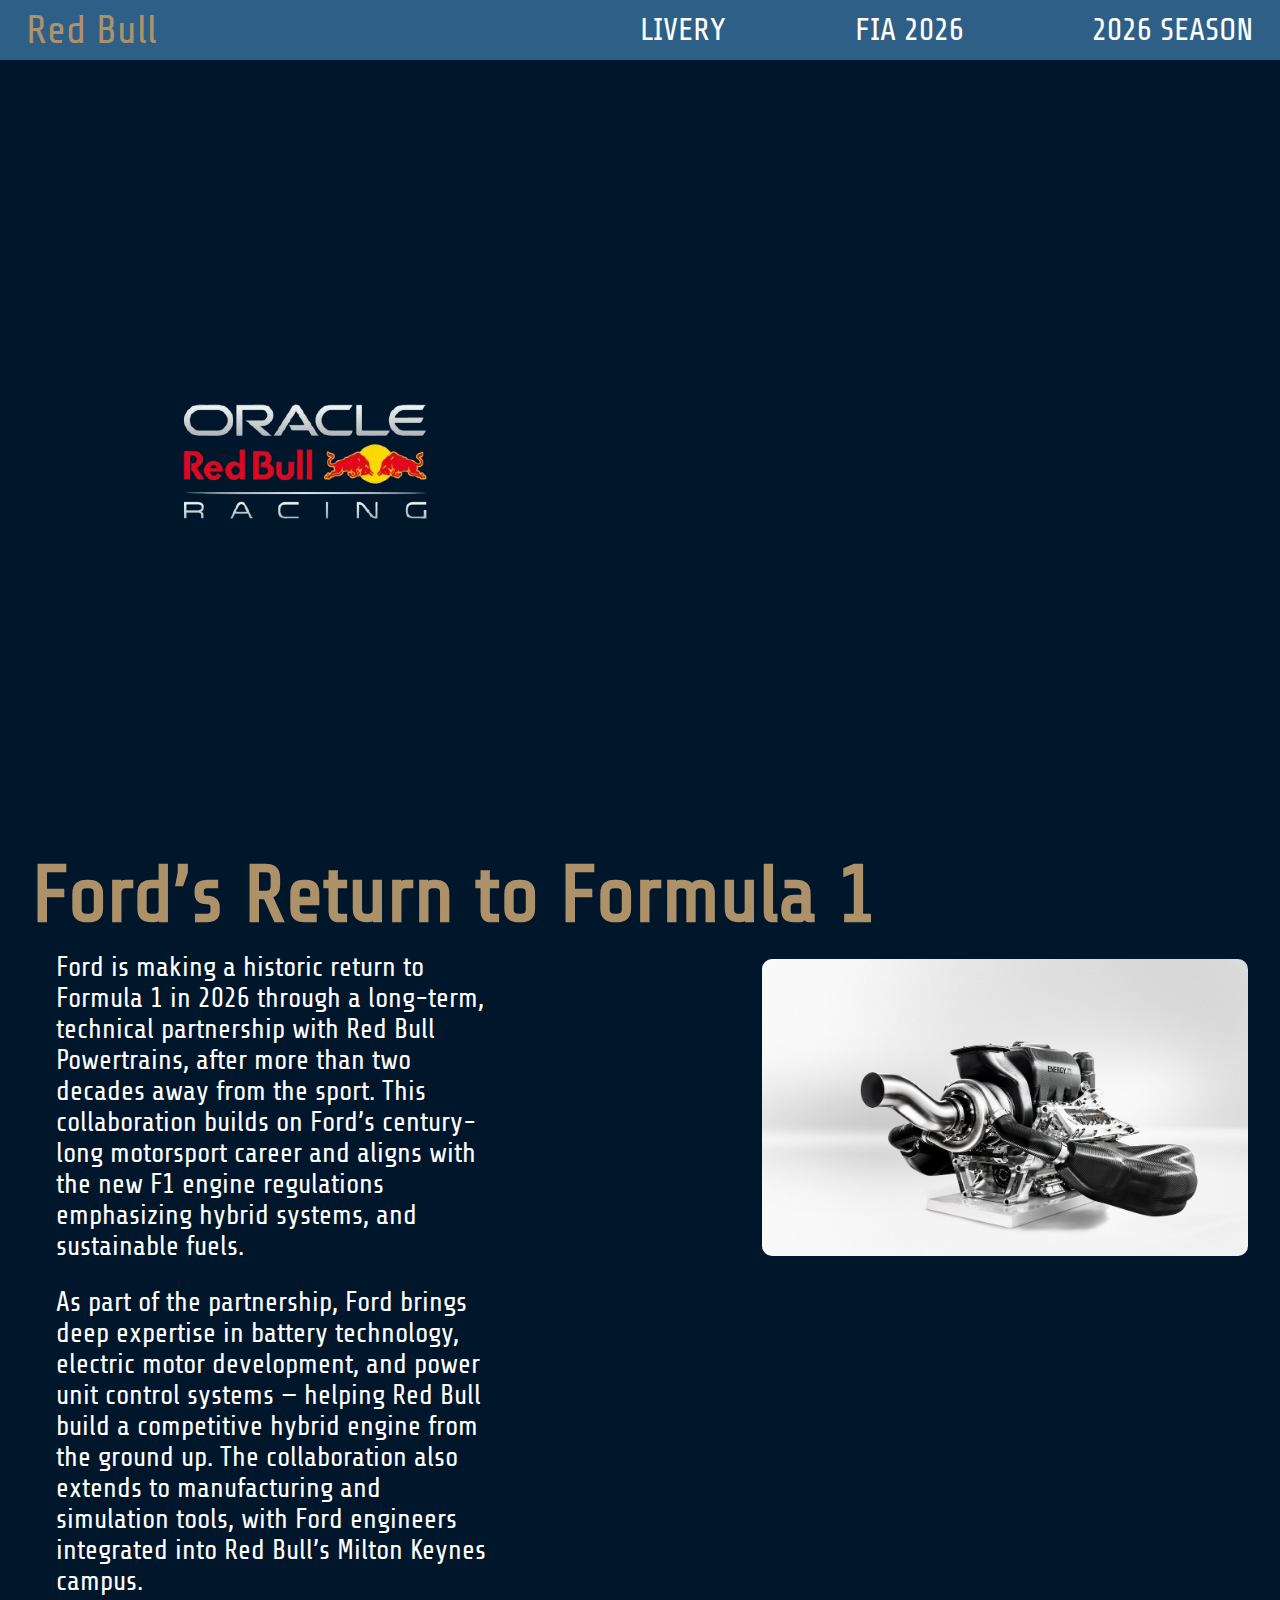
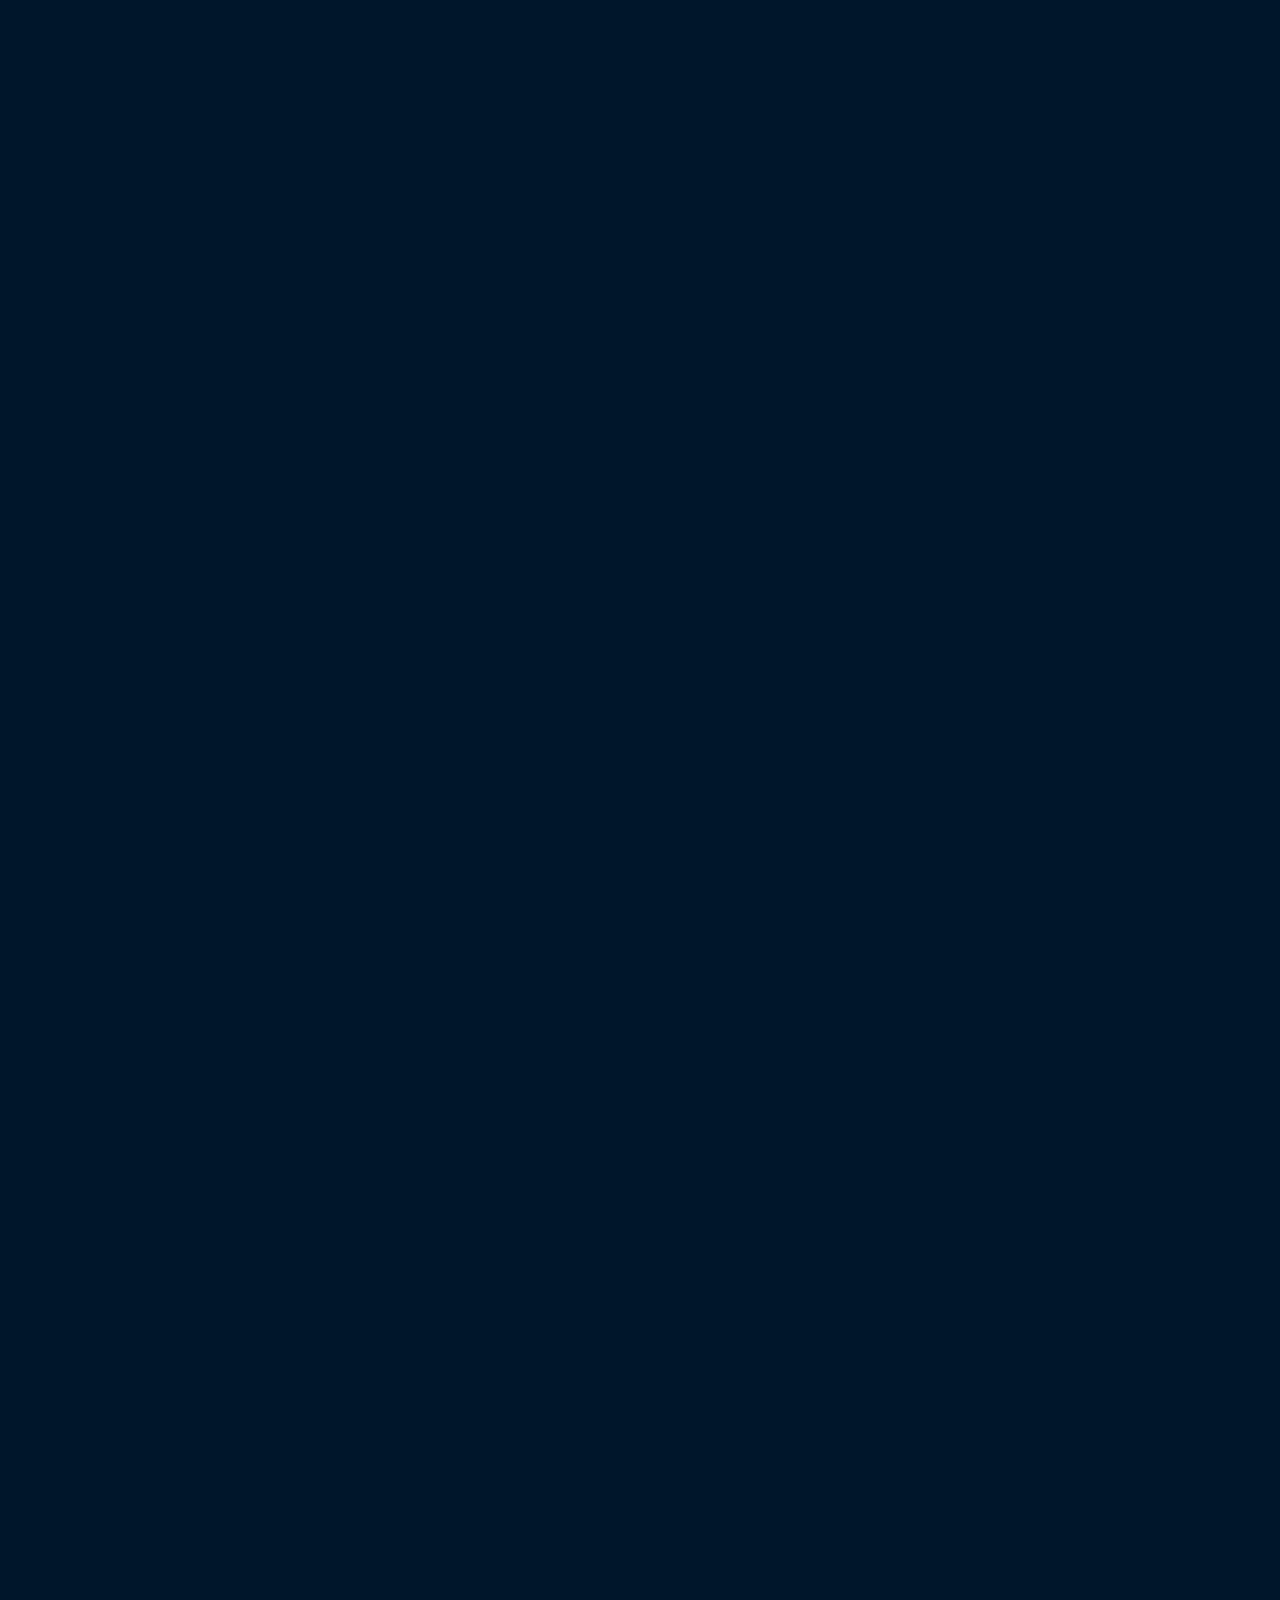
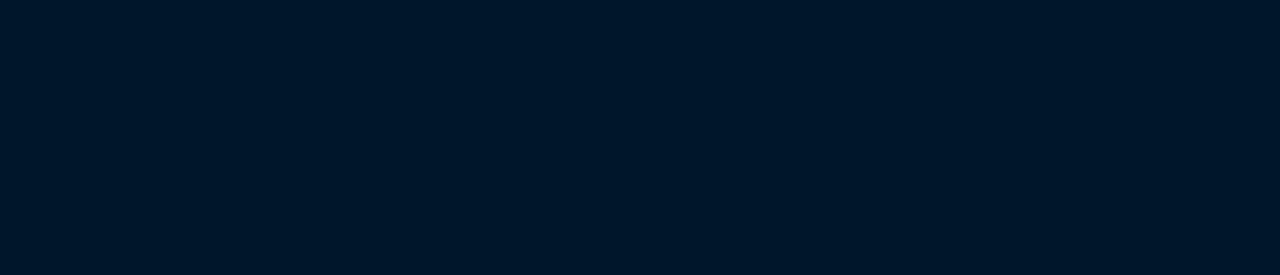
<file: powertrain.html>
<!doctype html>
<html lang="en">
  <head>
    <meta charset="UTF-8" />
    <meta name="viewport" content="width=device-width, initial-scale=1.0" />
    <meta http-equiv="cache-control" content="no-cache" />
    <meta http-equiv="expires" content="0" />
    <meta http-equiv="pragma" content="no-cache" />

    <link rel="stylesheet" href="css/style.css" />
    <link rel="preconnect" href="https://fonts.googleapis.com" />
    <link rel="preconnect" href="https://fonts.gstatic.com" crossorigin />
    <link
      href="https://fonts.googleapis.com/css2?family=Island+Moments&family=M+PLUS+1:wght@100..900&family=Share+Tech&display=swap"
      rel="stylesheet"
    />
    <title>Ford & Red Bull Powertrain</title>
  </head>

  <body>
    <div class="container">
      <header class="header header_reveal">
        <div class="header_bg"></div>
        <nav class="nav_bar">
          <a href="index.html"><p class="rb_home_txt">Red Bull</p></a>
          <div class="sub_nav">
            <a href="livery.html"><p class="set_white">LIVERY</p></a>
            <a href="fia.html"><p class="set_white">FIA 2026</p></a>
            <a href="season.html"><p class="set_white">2026 SEASON</p></a>
          </div>
        </nav>
        <div class="logo_sect">
          <img src="media/rb_logo.png" alt="" class="rb_logo" />
        </div>
      </header>
      <section class="about_rb section_reveal">
        <h2 class="about_rb_title">Ford’s Return to Formula 1</h2>
        <div class="about_rb_subsect">
          <p class="about_rb_text">
            Ford is making a historic return to Formula 1 in 2026 through a
            long-term, technical partnership with Red Bull
            Powertrains, after more than two decades away from the sport. This
            collaboration builds on Ford’s century-long motorsport career and
            aligns with the new F1 engine regulations emphasizing hybrid
            systems, and sustainable fuels.
          </p>
          <img
            src="media/engine.jpg"
            alt="Ford F1 engine"
            class="about_rb_hist_img"
          />
        </div>

        <p class="about_rb_text">
          As part of the partnership, Ford brings deep expertise in battery
          technology, electric motor development, and power
          unit control systems — helping Red Bull build a competitive hybrid
          engine from the ground up. The collaboration also extends to
          manufacturing and simulation tools, with Ford engineers integrated
          into Red Bull’s Milton Keynes campus.
        </p>
      </section>
      <section class="red_bull_now section_reveal">
        <h2 class="about_rb_title_now">Ford Powertrain Insights</h2>
        <div class="iframe_wrapper">
          <iframe
            src="https://www.youtube.com/embed/j32O2H-6UlQ"
            title="Red Bull Ford Powertrains Video"
            frameborder="0"
            allowfullscreen
          ></iframe>
        </div>
        <p class="about_rb_text_now iframe_text">
          A behind-the-scenes look at Ford and Red Bull
        </p>
      </section>
      <section class="about_rb section_reveal">
        <h2 class="about_rb_title">Powertrain Contributions by Manufacturer</h2>

        <div class="table_wrapper">
          <table class="rb_table">
            <thead>
              <tr>
                <th>Manufacturer</th>
                <th>F1 Involvement</th>
                <th>Primary Contribution</th>
                <th>Era / Season</th>
              </tr>
            </thead>
            <tbody>
              <tr class="rb_highlight">
                <td>Red Bull Ford</td>
                <td>Power Unit Supplier</td>
                <td>Hybrid Powertrain & Electrification</td>
                <td>2026 → 2030</td>
              </tr>
              <tr>
                <td>Mercedes</td>
                <td>Works Supplier</td>
                <td>Internal Combustion + Hybrid</td>
                <td>2010s – Present</td>
              </tr>
              <tr>
                <td>Ferrari</td>
                <td>Works Supplier</td>
                <td>Internal Combustion + Hybrid</td>
                <td>1950s – Present</td>
              </tr>
              <tr>
                <td>Honda</td>
                <td>Supplier</td>
                <td>Hybrid Power Units</td>
                <td>2015 – 2025</td>
              </tr>
            </tbody>
          </table>
        </div>
      </section>
      <footer class="footer_nav section_reveal">
        <div class="footer_col">
          <p class="footer_title">Credits</p>
          <p class="footer_text">Oracle Red Bull Racing</p>
        </div>
        <div class="footer_col">
          <p class="footer_title">Sources</p>
          <p class="footer_text">Formula1 • Ford Media • Motorsport Coverage</p>
        </div>
        <div class="footer_col">
          <p class="footer_title">F1 2026</p>
          <p class="footer_text">Technical Rules Overview</p>
        </div>
        <div class="footer_copy">© 2026 Anatolii Stanchevskyi</div>
      </footer>
    </div>
    <script>
      document.addEventListener("DOMContentLoaded", function () {
        const header = document.querySelector(".header_reveal");
        const sections = document.querySelectorAll(".section_reveal");

        setTimeout(() => {
          header.classList.add("active");
        }, 50);

        function revealOnScroll() {
          sections.forEach((section) => {
            const rect = section.getBoundingClientRect();
            if (rect.top < window.innerHeight && rect.bottom > 0) {
              section.classList.add("active");
            } else {
              section.classList.remove("active");
            }
          });
        }

        window.addEventListener("scroll", revealOnScroll);
        revealOnScroll();
      });
    </script>
  </body>
</html>
</file>
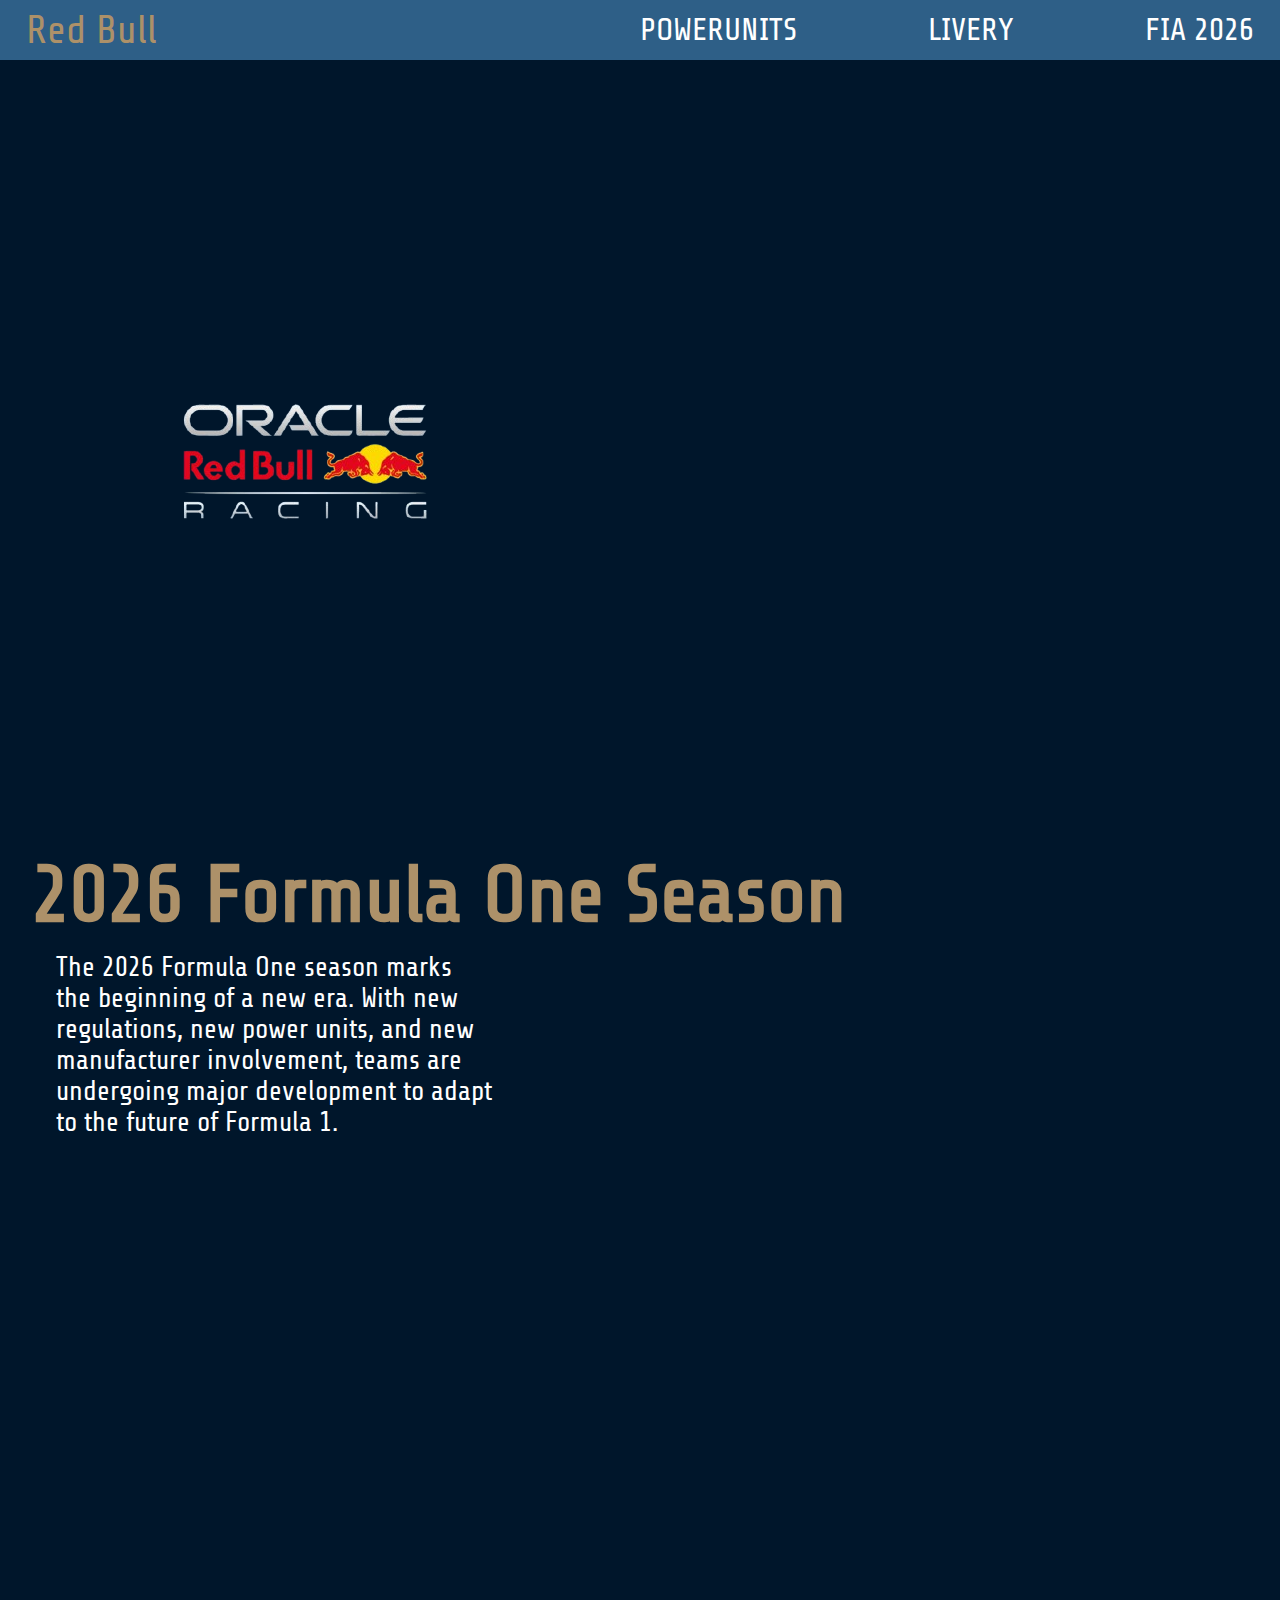
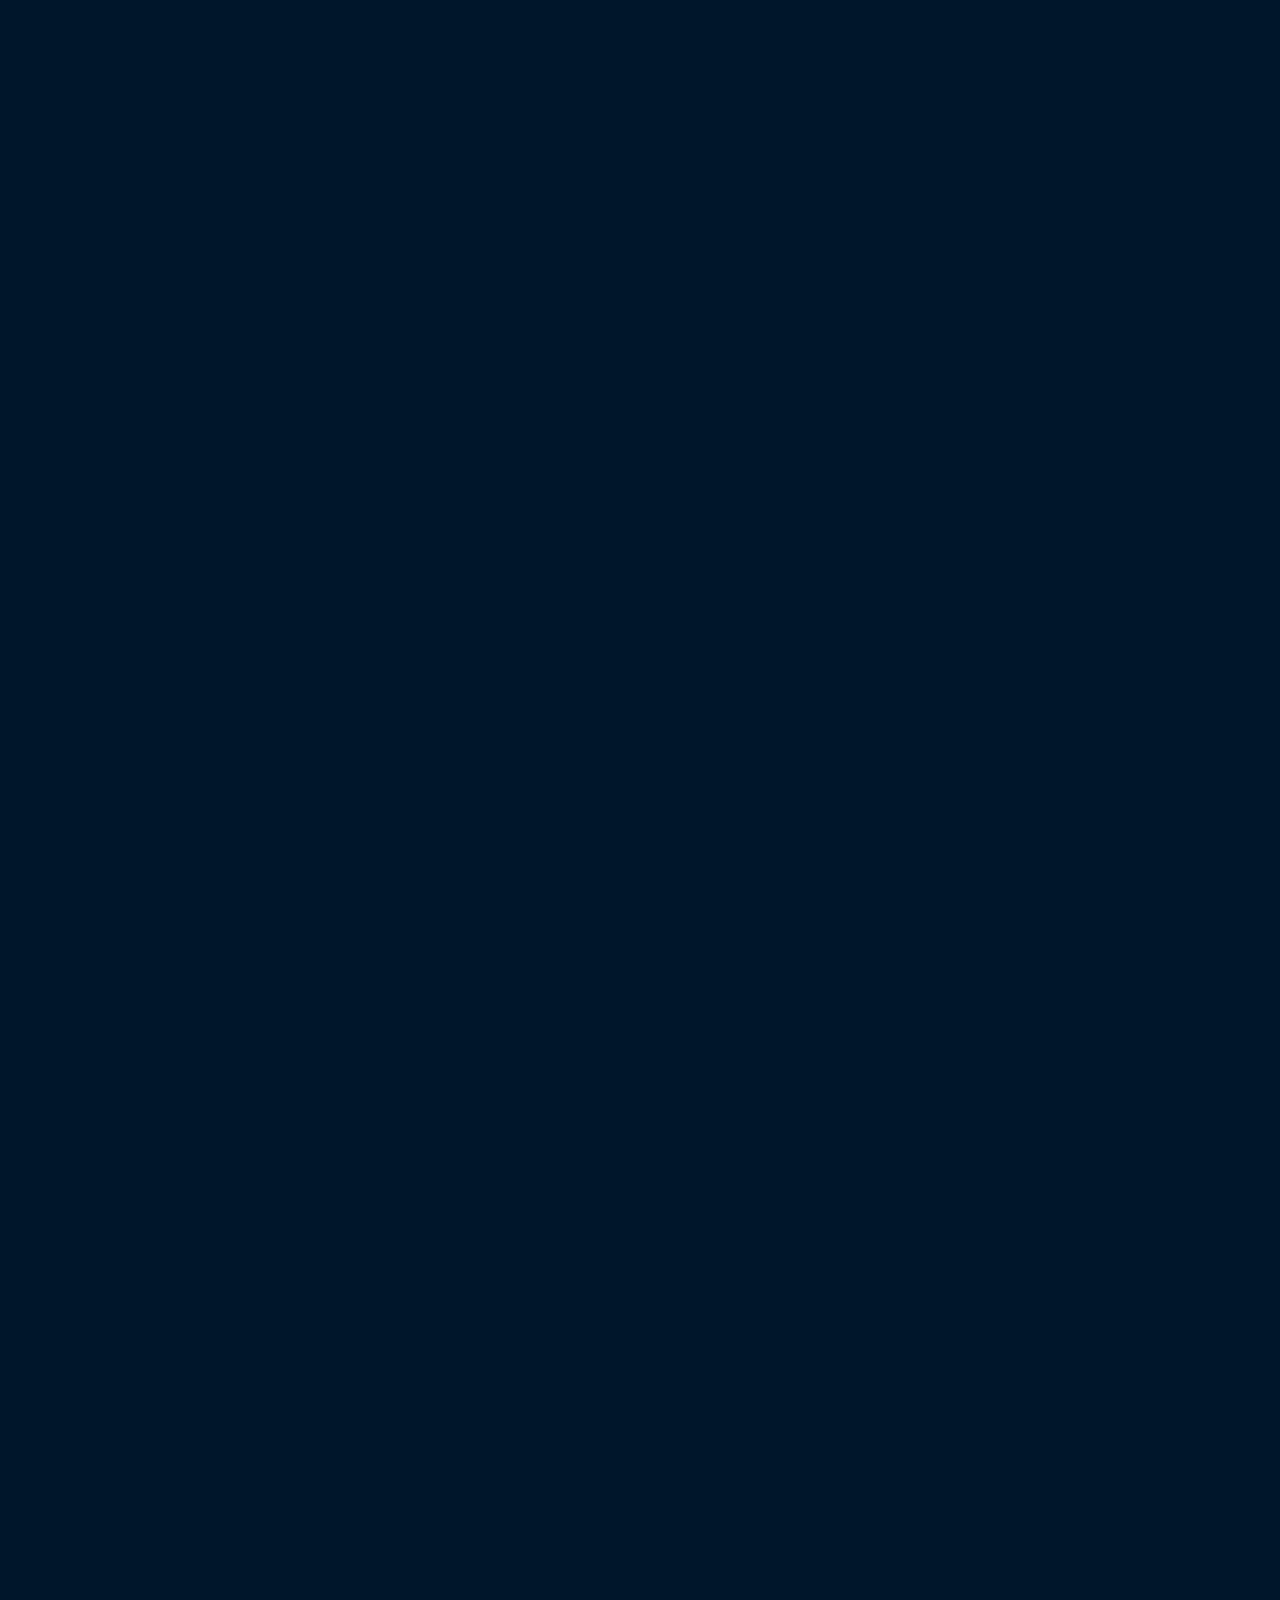
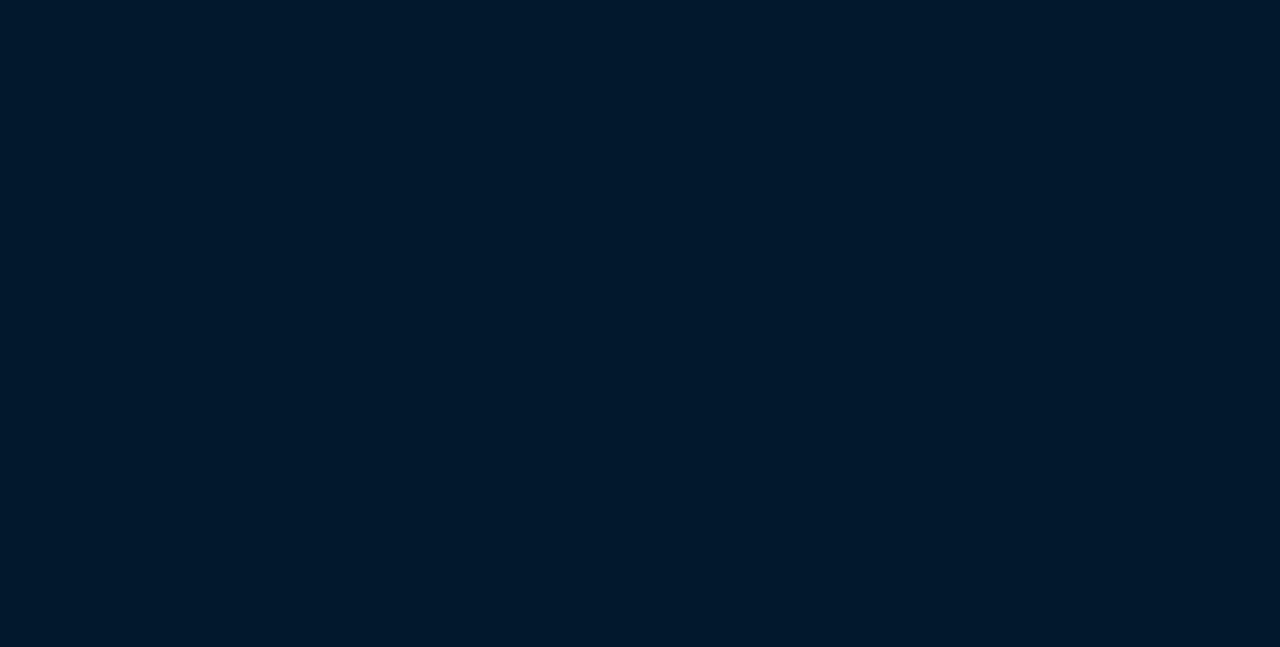
<file: season.html>
<!doctype html>
<html lang="en">
  <head>
    <meta charset="UTF-8" />
    <meta name="viewport" content="width=device-width, initial-scale=1.0" />

    <link rel="stylesheet" href="css/style.css" />
    <link rel="preconnect" href="https://fonts.googleapis.com" />
    <link rel="preconnect" href="https://fonts.gstatic.com" crossorigin />
    <link
      href="https://fonts.googleapis.com/css2?family=Island+Moments&family=M+PLUS+1:wght@100..900&family=Share+Tech&display=swap"
      rel="stylesheet"
    />
    <title>F1 2026 Season</title>
  </head>

  <body>
    <div class="container">
      <header class="header header_reveal">
        <div class="header_bg"></div>
        <nav class="nav_bar">
          <a href="index.html"><p class="rb_home_txt">Red Bull</p></a>
          <div class="sub_nav">
            <a href="powertrain.html"><p class="set_white">POWERUNITS</p></a>
            <a href="livery.html"><p class="set_white">LIVERY</p></a>
            <a href="fia.html"><p class="set_white">FIA 2026</p></a>
          </div>
        </nav>
        <div class="logo_sect">
          <img src="media/rb_logo.png" alt="" class="rb_logo" />
        </div>
      </header>
      <section class="about_rb section_reveal">
        <h2 class="about_rb_title">2026 Formula One Season</h2>
        <p class="about_rb_text">
          The 2026 Formula One season marks the beginning of a new era. With new
          regulations, new power units, and new manufacturer involvement, teams
          are undergoing major development to adapt to the future of Formula 1.
        </p>
      </section>
      <section class="red_bull_now section_reveal">
        <h2 class="about_rb_title_now">What Teams Are Working On</h2>

        <div class="about_rb_subsect_now">
          <img
            src="media/dev.jpg"
            alt="F1 2026 development"
            class="about_rb_now_img"
          />
          <p class="about_rb_text_now">
            As the 2026 season approaches, teams are focusing heavily on
            hybrid energy, battery efficiency, and
            aerodynamics. Development and software optimization are
            now just as important as traditional wind tunnel testing.
          </p>
        </div>
      </section>
      <section class="about_rb section_reveal">
        <h2 class="about_rb_title">2026 Season Talks</h2>

        <p class="about_rb_text">
          <strong>Red Bull Ford Powertrains</strong> are finalizing their first
          fully self built engine, showing performance with reliability under
          the new electrical output limits.
        </p>

        <p class="about_rb_text">
          <strong>Mercedes</strong> continue refining energy recovery systems,
          aiming to regain their dominance through efficiency and strategic
          deployment.
        </p>

        <p class="about_rb_text">
          <strong>Ferrari</strong> are investing heavily in lightweight chassis
          design to complement the new hybrid architecture.
        </p>

        <p class="about_rb_text">
          <strong>Other Teams</strong> are expected to benefit most from the
          regulation reset, with closer performance gaps.
        </p>
      </section>
      <section class="red_bull_now section_reveal">
        <h2 class="about_rb_title_now">Teams, Drivers & Cars – 2026</h2>

        <div class="table_wrapper">
          <table class="rb_table">
            <thead>
              <tr>
                <th>Team</th>
                <th>Drivers</th>
                <th>Car</th>
              </tr>
            </thead>
            <tbody>
              <tr class="rb_highlight">
                <td>Oracle Red Bull Racing</td>
                <td>Max Verstappen / Sergio Pérez</td>
                <td>RB22-26</td>
              </tr>
              <tr>
                <td>Mercedes AMG F1</td>
                <td>Lewis Hamilton / George Russell</td>
                <td>W17</td>
              </tr>
              <tr>
                <td>Ferrari</td>
                <td>Charles Leclerc / Carlos Sainz</td>
                <td>SF-26</td>
              </tr>
              <tr>
                <td>McLaren</td>
                <td>Lando Norris / Oscar Piastri</td>
                <td>MCL60-26</td>
              </tr>
              <tr>
                <td>Aston Martin</td>
                <td>Fernando Alonso / Lance Stroll</td>
                <td>AMR26</td>
              </tr>
            </tbody>
          </table>
        </div>
      </section>
      <section class="about_rb section_reveal">
        <h2 class="about_rb_title">Why the 2026 Season Is Important</h2>
        <p class="about_rb_text">
          The 2026 season is more than just a new season — it represents
          Formula One’s transition toward future, and technological innovation. Success in this season could
          define team performance for the rest of the decade.
        </p>
      </section>
      <footer class="footer_nav section_reveal">
        <div class="footer_col">
          <p class="footer_title">Credit to</p>
          <p class="footer_text">Formula One 2026</p>
        </div>
        <div class="footer_col">
          <p class="footer_title">Credit to</p>
          <p class="footer_text">Teams and Drivers</p>
        </div>
        <div class="footer_col">
          <p class="footer_title">Credit to</p>
          <p class="footer_text">FIA 2026</p>
        </div>
        <div class="footer_copy">© 2026 Anatolii Stanchevskyi</div>
      </footer>
    </div>
    <script>
      document.addEventListener("DOMContentLoaded", function () {
        const header = document.querySelector(".header_reveal");
        const sections = document.querySelectorAll(".section_reveal");

        setTimeout(() => {
          header.classList.add("active");
        }, 50);

        function revealOnScroll() {
          sections.forEach((section) => {
            const rect = section.getBoundingClientRect();
            if (rect.top < window.innerHeight && rect.bottom > 0) {
              section.classList.add("active");
            } else {
              section.classList.remove("active");
            }
          });
        }

        window.addEventListener("scroll", revealOnScroll);
        revealOnScroll();
      });
    </script>
  </body>
</html>
</file>
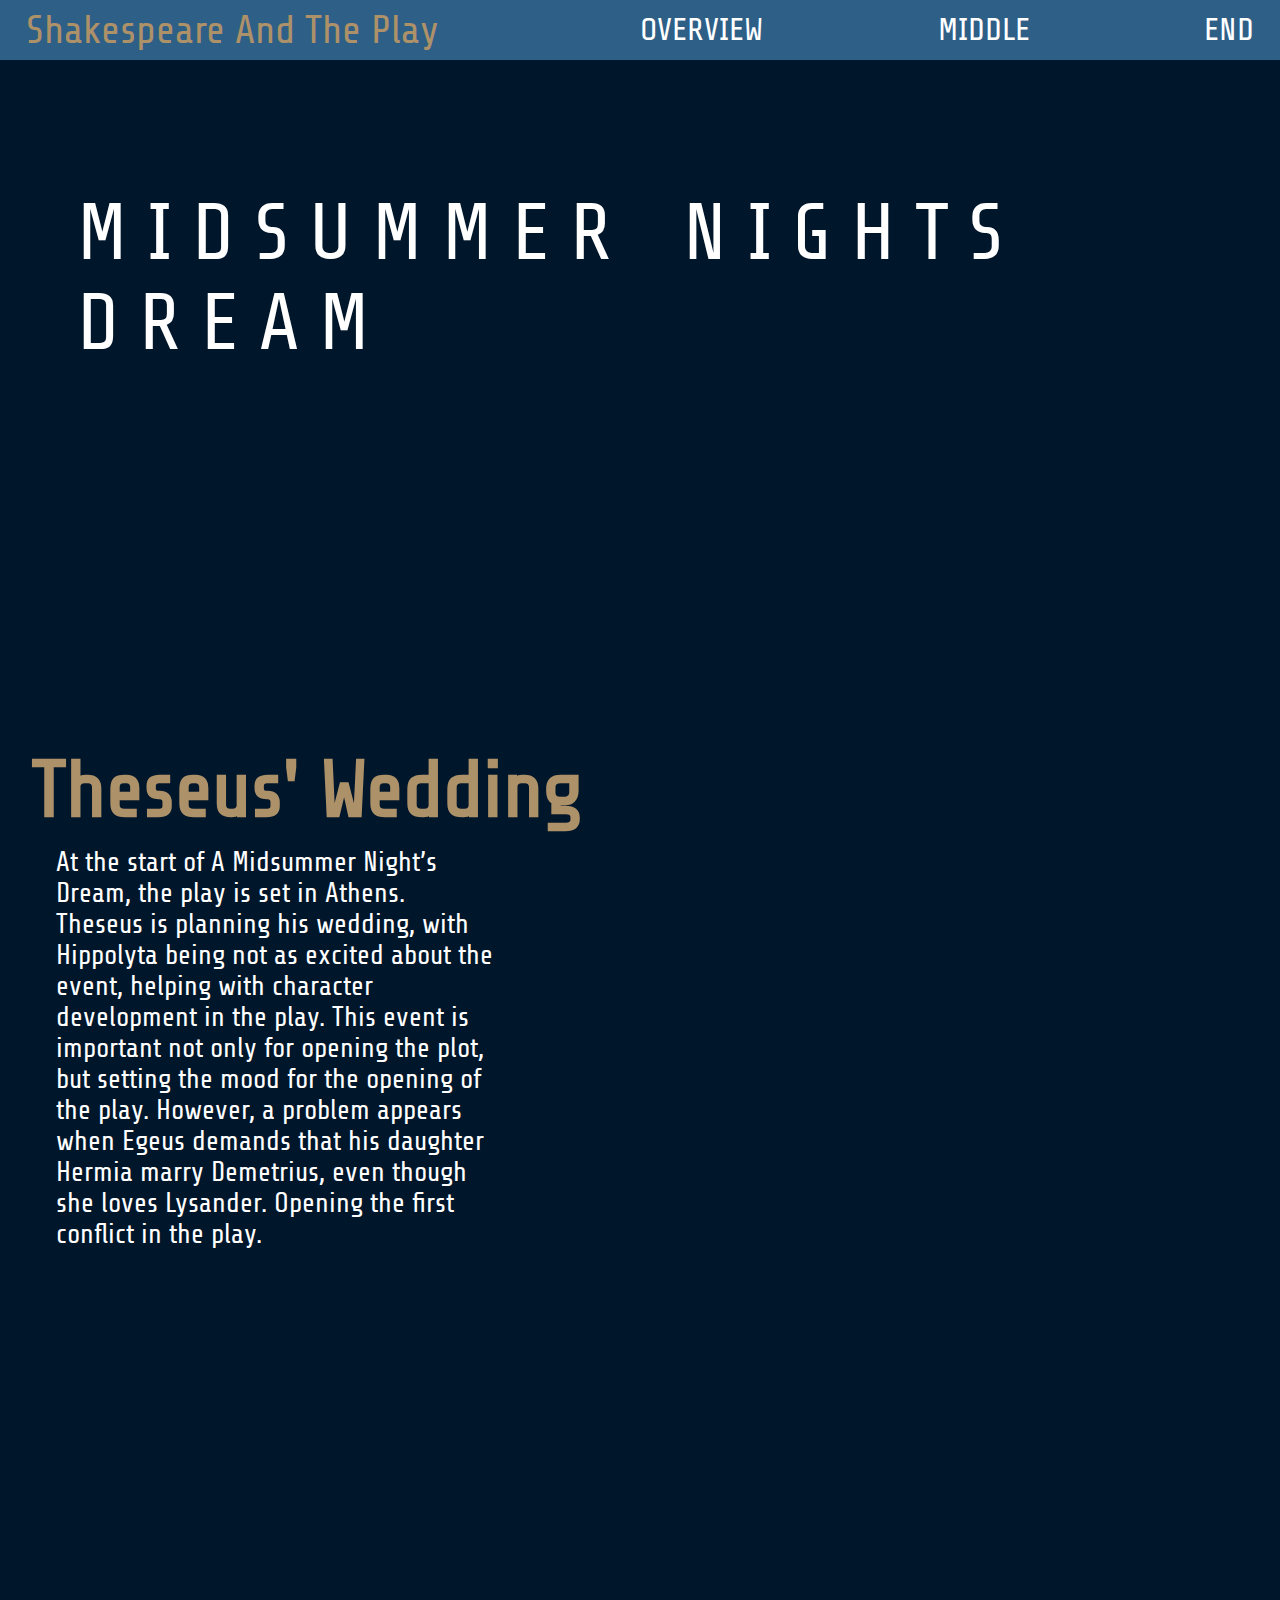
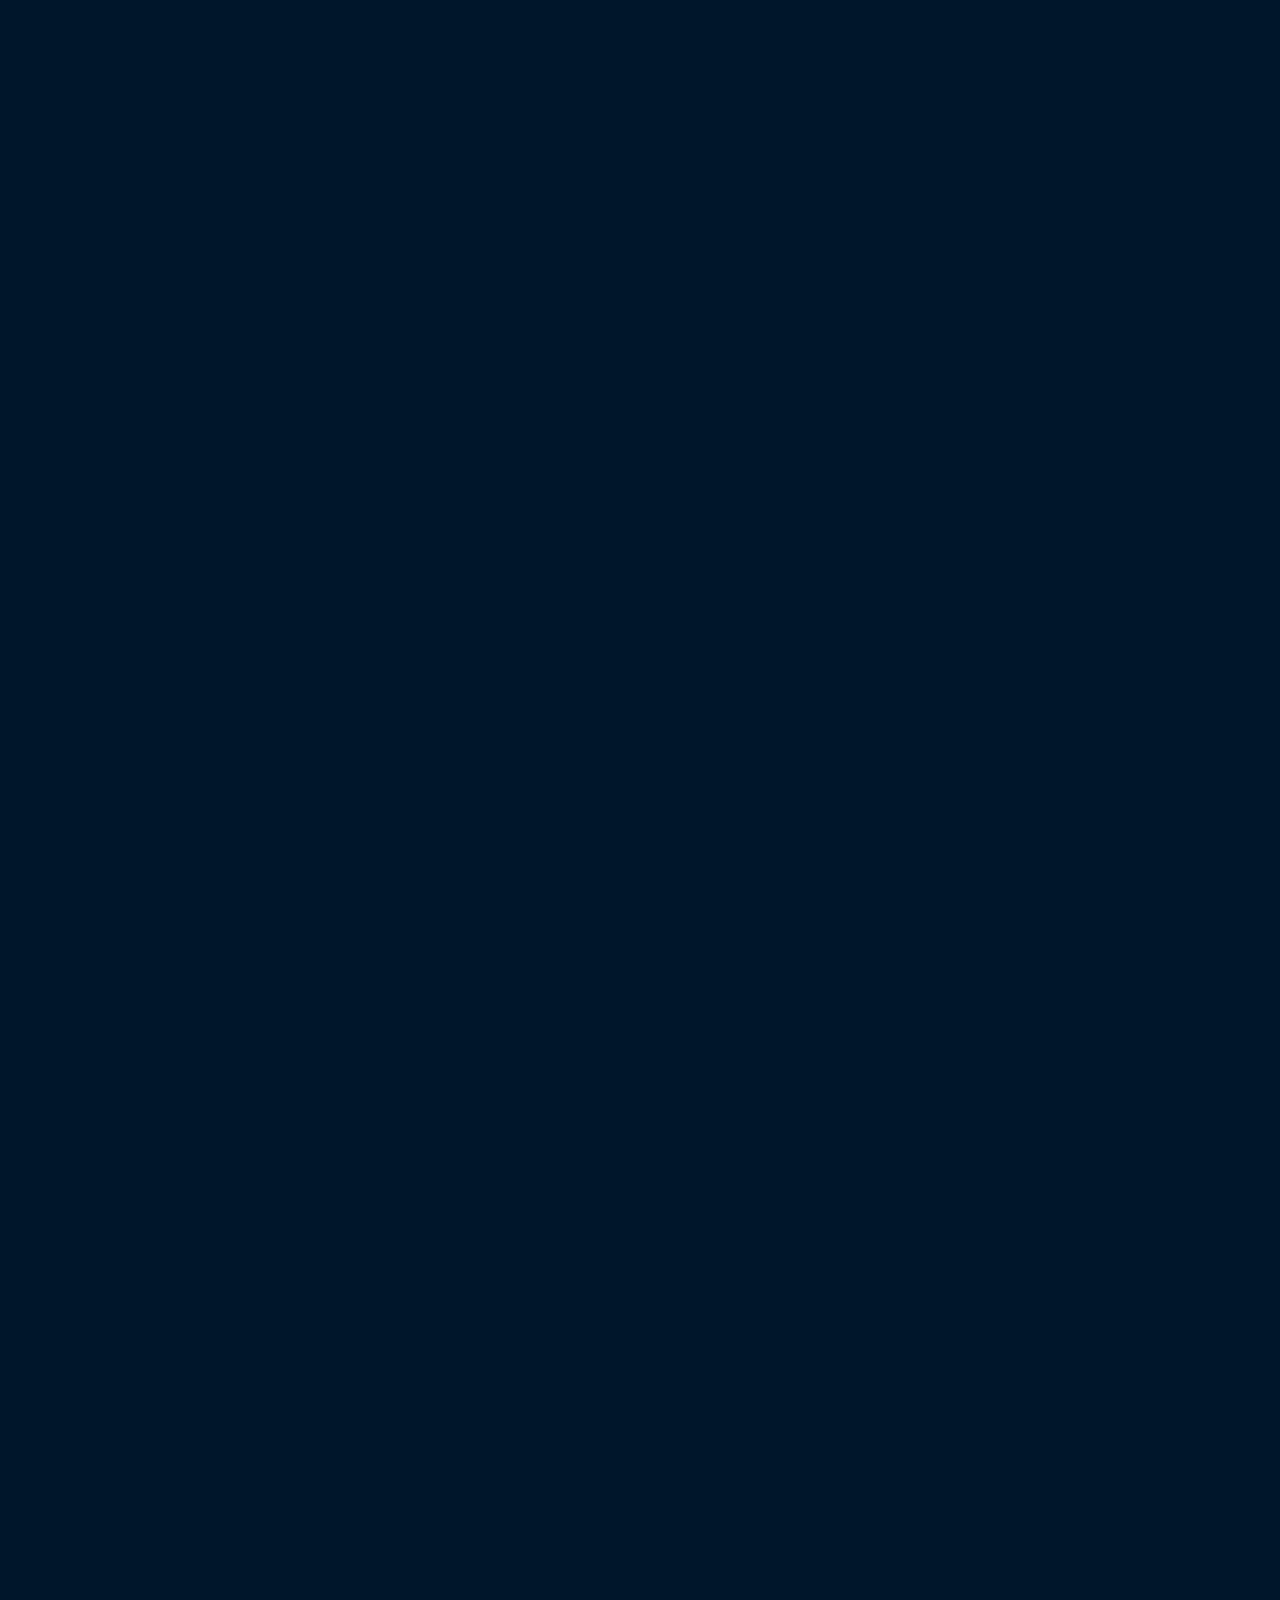
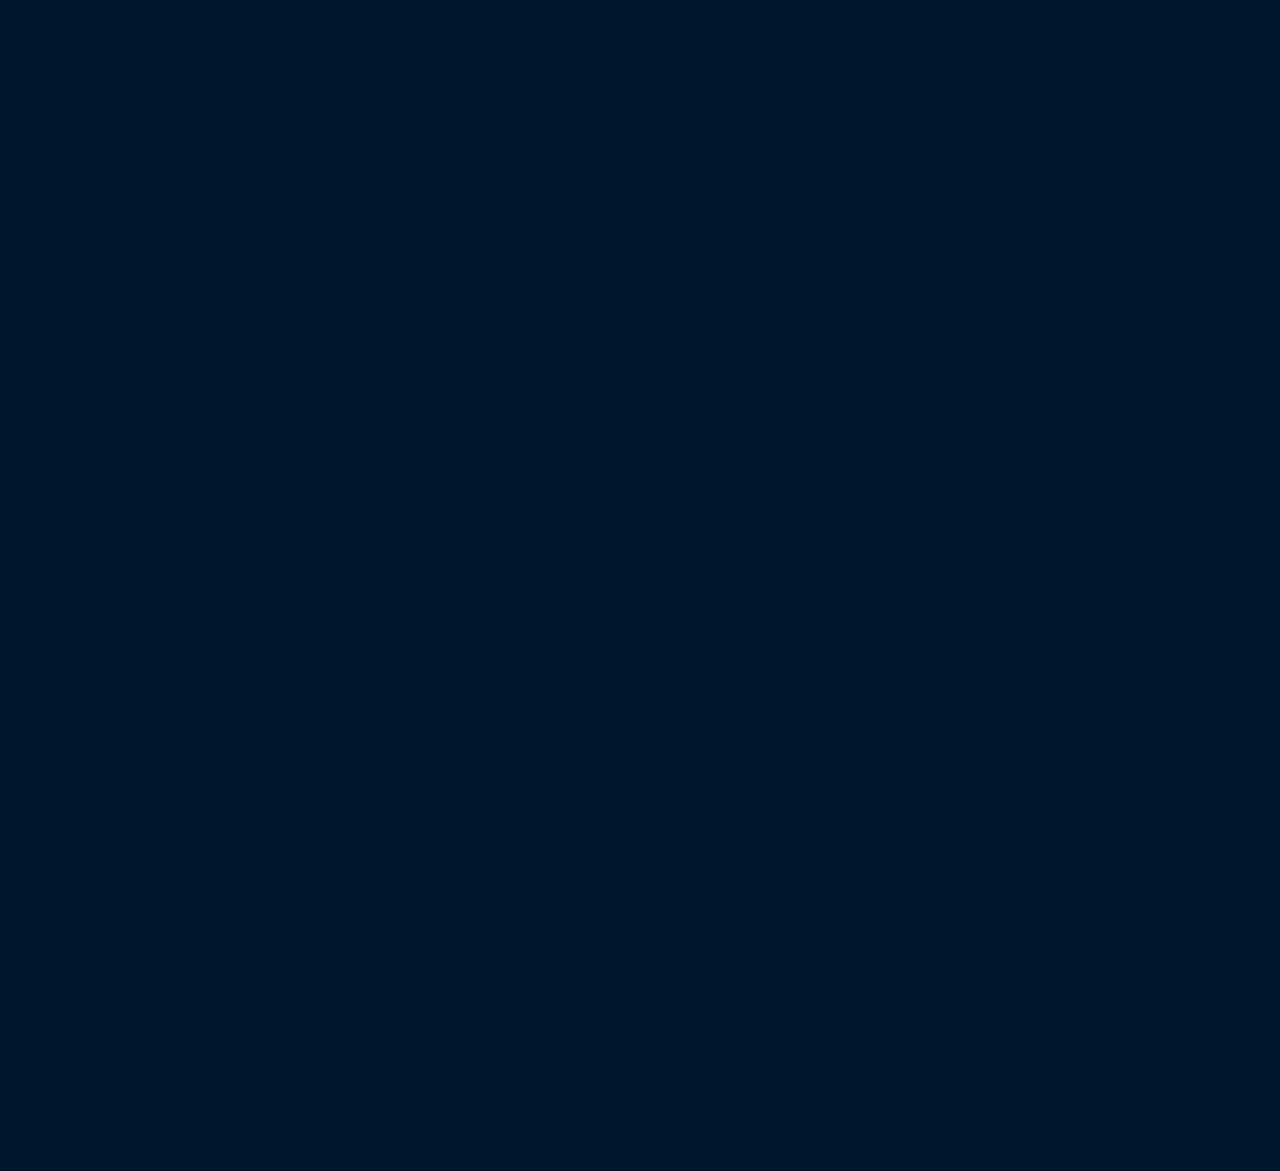
<file: start.html>
<!doctype html>
<html lang="en">
  <head>
    <meta charset="UTF-8" />
    <meta name="viewport" content="width=device-width, initial-scale=1.0" />

    <link rel="stylesheet" href="css/style.css" />
    <link rel="preconnect" href="https://fonts.googleapis.com" />
    <link rel="preconnect" href="https://fonts.gstatic.com" crossorigin />
    <link
      href="https://fonts.googleapis.com/css2?family=Island+Moments&family=M+PLUS+1:wght@100..900&family=Share+Tech&display=swap"
      rel="stylesheet"
    />
    <title>start of the story of midsummer nights dream</title>
  </head>

  <body>
    <div class="container">
      <header class="header header_reveal">
        <div class="header_bg"></div>
        <nav class="nav_bar">
          <a href="index.html"
            ><p class="rb_home_txt">Shakespeare And The Play</p></a
          >
          <div class="sub_nav">
            <a href="index.html"><p class="set_white">OVERVIEW</p></a>
            <a href="middle.html"><p class="set_white">MIDDLE</p></a>
            <a href="end.html"><p class="set_white">END</p></a>
          </div>
        </nav>
        <div class="logo_sect">
          <p class="rb_logo">MIDSUMMER NIGHTS DREAM</p>
        </div>
      </header>
      <section class="about_rb section_reveal">
        <h2 class="about_rb_title">Theseus' Wedding</h2>
        <p class="about_rb_text">
          At the start of A Midsummer Night’s Dream, the play is set in Athens.
          Theseus is planning his wedding, with Hippolyta being not as excited
          about the event, helping with character development in the play. This
          event is important not only for opening the plot, but setting the mood
          for the opening of the play. However, a problem appears when Egeus
          demands that his daughter Hermia marry Demetrius, even though she
          loves Lysander. Opening the first conflict in the play.
        </p>
      </section>
      <section class="red_bull_now section_reveal">
        <h2 class="about_rb_title_now">
          The Young Lovers And Their Forbidden Love
        </h2>

        <div class="about_rb_subsect_now">
          <img
            src="media/hermia.jpg"
            alt="Red Bull 2026 Livery"
            class="about_rb_now_img"
          />
          <p class="about_rb_text_now">
            Hermia refuses to obey her father, which is against the law. Theseus
            tells her she must either marry Demetrius, become a nun, or face
            death. Because of this, Hermia and Lysander decide to escape into
            the forest to be together. But on their way out of Athens they tell
            their plan to Helena which turns out to be a mistake in the future.
          </p>
        </div>
      </section>
      <section class="about_rb section_reveal">
        <h2 class="about_rb_title">
          Quick Overview Of The Events In This Section
        </h2>

        <div class="iframe_wrapper">
          <iframe
            src="https://www.youtube.com/embed/trRjRzn062M"
            title="Overview"
            frameborder="0"
            allowfullscreen
          ></iframe>
        </div>

        <p class="about_rb_text iframe_text">
          Helena, is in love with Demetrius, but he does not love her back.
          Hoping that her plan helps their one way love, Helena tells Demetrius
          about Hermia and Lysander’s plan. Helena's plan is extremely important
          to the play as it opens a side plot for the readers, or audience of
          the play to solve, besides the marriage of Theseus and Hippolyta.
        </p>
      </section>

      <section class="red_bull_now section_reveal">
        <h2 class="about_rb_title_now">Character Importance And Role</h2>

        <div class="table_wrapper">
          <table class="rb_table">
            <thead>
              <tr>
                <th>Character</th>
                <th>Description</th>
                <th>Role</th>
              </tr>
            </thead>
            <tbody>
              <tr>
                <td>Theseus</td>
                <td>Duke Of Athens</td>
                <td>Initiates Conflict</td>
              </tr>
              <tr>
                <td>Lysander</td>
                <td>Hermia's Lover</td>
                <td>Cause Of The Whole Conflict</td>
              </tr>
              <tr>
                <td>Hermia</td>
                <td>Egues' Daughter</td>
                <td>
                  Does Not listen To Egeus, Is Given The Unfair Choice To Make,
                  Part Of Conflict
                </td>
              </tr>
              <tr>
                <td>Helena</td>
                <td>Hermia's Friend</td>
                <td>Provokes The Love Conflict</td>
              </tr>
            </tbody>
          </table>
        </div>
      </section>

      <section class="about_rb section_reveal">
        <h2 class="about_rb_title">The Opening Of The Plot</h2>
        <p class="about_rb_text">
          These events are important because they create the main conflict of
          the play. Love problems and strict rules lead the characters into the
          forest, mechanicals because it is a secret place to rehearse, lovers -
          forbidden love. Where the magic and chaos of the story will happen.
        </p>
      </section>

      <footer class="footer_nav section_reveal">
        <div class="footer_col">
          <p class="footer_title">Group</p>
          <p class="footer_text">Tolik, Dillon, Dai</p>
        </div>
        <div class="footer_col">
          <p class="footer_title">Information And Pictures</p>
          <p class="footer_text">Dai, Dillon</p>
        </div>
        <div class="footer_col">
          <p class="footer_title">Video</p>
          <p class="footer_text">YouTube - schooling online</p>
        </div>
        <div class="footer_copy">
          © 2026 Anatolii Stanchevskyi, Dai Schmidt, Dillon Swain
        </div>
      </footer>
    </div>

    <script>
      document.addEventListener("DOMContentLoaded", function () {
        const header = document.querySelector(".header_reveal");
        const sections = document.querySelectorAll(".section_reveal");

        setTimeout(() => {
          header.classList.add("active");
        }, 50);

        function revealOnScroll() {
          sections.forEach((section) => {
            const rect = section.getBoundingClientRect();
            if (rect.top < window.innerHeight && rect.bottom > 0) {
              section.classList.add("active");
            } else {
              section.classList.remove("active");
            }
          });
        }

        window.addEventListener("scroll", revealOnScroll);
        revealOnScroll();
      });
    </script>
  </body>
</html>
</file>
<file: css/style.css>
* {
  margin: 0;
  padding: 0;
  box-sizing: border-box;
  text-decoration: none;
}
html {
  font-size: 16px;
}
body {
  background: #00162b;
  font-family: "Share Tech";
  color: white;
}

.nav_bar {
  width: 100%;
  min-height: 60px;
  background: #2e5f87;
  display: flex;
  justify-content: space-between;
  align-items: center;
  padding: 0.5% 2%;
  position: relative;
  z-index: 5;
  flex-wrap: wrap;
}
.rb_home_txt {
  font-size: 2.5rem;
  color: #AD9169;
}
.sub_nav {
  display: flex;
  align-items: center;
  justify-content: space-between;
  min-width: 50%;
  font-size: 2rem;
  flex-wrap: wrap;
}
.set_white {
  color: white;
}

.header {
  position: relative;
  width: 100%;
  min-height: 70vh;
  overflow: visible;
}
.header_bg {
  position: absolute;
  inset: 0;
  background: url("https://officiallondontheatre.com/app/uploads/2025/04/a-midsummer-nights-dream.jpg")
    center/cover no-repeat;
  filter: blur(10px) brightness(0.8);
  transform: scale(1.15);
  z-index: 1;
}
.header > *:not(.header_bg) {
  position: relative;
  z-index: 3;
}
.logo_sect {
  width: 100%;
  min-height: 200px;
  display: flex;
  align-items: center;
  justify-content: flex-start;
}

.about_rb,
.red_bull_now {
  width: 100%;
  padding: 4% 2.5%;
  margin-top: 5%;
}
.about_rb_title,
.about_rb_title_now {
  font-size: 5rem;
  color: #AD9169;
}
.about_rb_subsect,
.about_rb_subsect_now {
  display: flex;
  justify-content: space-between;
  flex-wrap: wrap;
  align-items: center;
}
.about_rb_text,
.about_rb_text_now {
  width: 40%;
  font-size: 1.7rem;
  padding: 1% 2%;
}
.about_rb_text_now {
  text-align: right;
}
.about_rb_hist_img,
.about_rb_now_img {
  width: 40%;
  /* max-width: 400px; */
  border-radius: 10px;
  height: auto;
}
.rb_read_more,
.rb_read_more_now {
  width: 15%;
  min-width: 140px;
  padding: 1% 2%;
  background: #AD9169;
  border-radius: 10px;
  font-size: 1.5rem;
  font-weight: bold;
  color: white;
  margin-top: 5%;
}
.rb_read_more_now {
  margin-left: auto;
  display: block;
}

.rb_gallery {
  display: grid;
  grid-template-columns: repeat(3, 1fr);
  grid-template-rows: repeat(2, 250px);
  gap: 20px;
  padding: 4%;
}
.rb_gallery_item {
  background: #00162b;
  border-radius: 15px;
  display: flex;
  align-items: center;
  justify-content: center;
  color: white;
  font-size: 1.5rem;
  transition: 0.3s;
}
.rb_gallery_item:hover {
  transform: scale(1.05);
  box-shadow: 0 8px 20px rgba(0, 0, 0, 0.5);
}
.rb_gallery_title {
  font-size: 6rem;
  text-align: center;
  width: 100%;
  color: #AD9169;
  letter-spacing: 0.4em;
}

.footer_nav {
  width: 100%;
  background: #2e5f87;
  display: flex;
  flex-wrap: wrap;
  justify-content: space-between;
  padding: 4% 5%;
}
.footer_col {
  width: 18%;
  min-width: 220px;
  margin-bottom: 3%;
}
.footer_title {
  color: #AD9169;
  font-size: 1.8rem;
  margin-bottom: 10px;
}
.footer_text {
  color: white;
  font-size: 1.2rem;
  line-height: 1.4;
}
.footer_copy {
  width: 100%;
  margin-top: 3%;
  padding-top: 2%;
  border-top: 2px solid rgba(255, 255, 255, 0.3);
  color: white;
  font-size: 1.1rem;
  text-align: center;
}

.section_reveal {
  opacity: 0;
  transform: translateY(40px);
  transition:
    opacity 1.5s ease,
    transform 1.5s ease;
}
.section_reveal.active {
  opacity: 1;
  transform: translateY(0);
}

.header_reveal {
  opacity: 0;
  transform: translateY(-50px);
  transition:
    opacity 2s ease,
    transform 2s ease;
}
.header_reveal.active {
  opacity: 1;
  transform: translateY(0);
}

@media (max-width: 900px) {
  html {
    font-size: 14px;
  }
  .nav_bar {
    flex-direction: column;
    align-items: center;
    height: auto;
    gap: 10px;
    padding: 2% 0;
  }
  .sub_nav {
    flex-direction: column;
    align-items: center;
    gap: 8px;
    font-size: 1.5rem;
  }
  .rb_home_txt {
    font-size: 2rem;
  }
  .about_rb_subsect,
  .about_rb_subsect_now {
    flex-direction: column;
    align-items: center;
  }
  .about_rb_text,
  .about_rb_text_now {
    width: 90%;
    text-align: center;
  }
  .about_rb_hist_img,
  .about_rb_now_img {
    width: 80%;
    margin-top: 5%;
  }
  .rb_read_more,
  .rb_read_more_now {
    width: 50%;
    margin: 5% auto;
  }
  .about_rb_title_now {
    text-align: center;
  }
  .rb_gallery {
    grid-template-columns: 1fr;
    grid-template-rows: auto;
  }
  .footer_nav {
    flex-direction: column;
    align-items: center;
    text-align: center;
  }
  .footer_col {
    width: 90%;
  }
}

.red_bull_now{
  margin-top: 0%;
}


/* IFRAME SECTION */
.iframe_wrapper {
  width: 100%;
  margin: 4% auto;
  display: flex; 
  justify-content: center;
}

.iframe_wrapper iframe {
  width: 80%;
  height: 450px;
  border-radius: 15px;
  border: 3px solid #AD9169;
}

.iframe_text {
  width: 80%;
  margin: 0 auto;
  text-align: center;
}

/* TABLE STYLING */
.table_wrapper {
  width: 100%;
  overflow-x: auto;
  margin-top: 3%;
}

.rb_table {
  width: 100%;
  border-collapse: collapse;
  font-size: 1.4rem;
}

.rb_table th,
.rb_table td {
  padding: 15px;
  text-align: center;
  border-bottom: 1px solid rgba(255, 255, 255, 0.2);
}

.rb_table th {
  background: #2e5f87;
  color: #e30118;
  font-size: 1.6rem;
}

.rb_table tr:hover {
  background: rgba(227, 1, 24, 0.15);
}

.rb_highlight {
  background: rgba(227, 1, 24, 0.25);
  font-weight: bold;
}

/* MOBILE */
@media (max-width: 900px) {
  .iframe_wrapper iframe {
    width: 95%;
    height: 250px;
  }

  .rb_table {
    font-size: 1.2rem;
  }
}

.rb_gallery_item {
  position: relative;
  overflow: hidden; 
}

.rb_gallery_item img {
  width: 100%;
  height: 100%;
  object-fit: cover; 
  border-radius: 15px;
  transition: transform 0.4s ease;
}

.rb_gallery_item:hover img {
  transform: scale(1.08);
} 


a{
  color:inherit;
}

.rb_logo{
  font-size: 5rem;
  margin-left: 6%;
  margin-top: 10%;
  color: white;
  word-spacing: 10px;
  letter-spacing: 20px;
}
</file>
